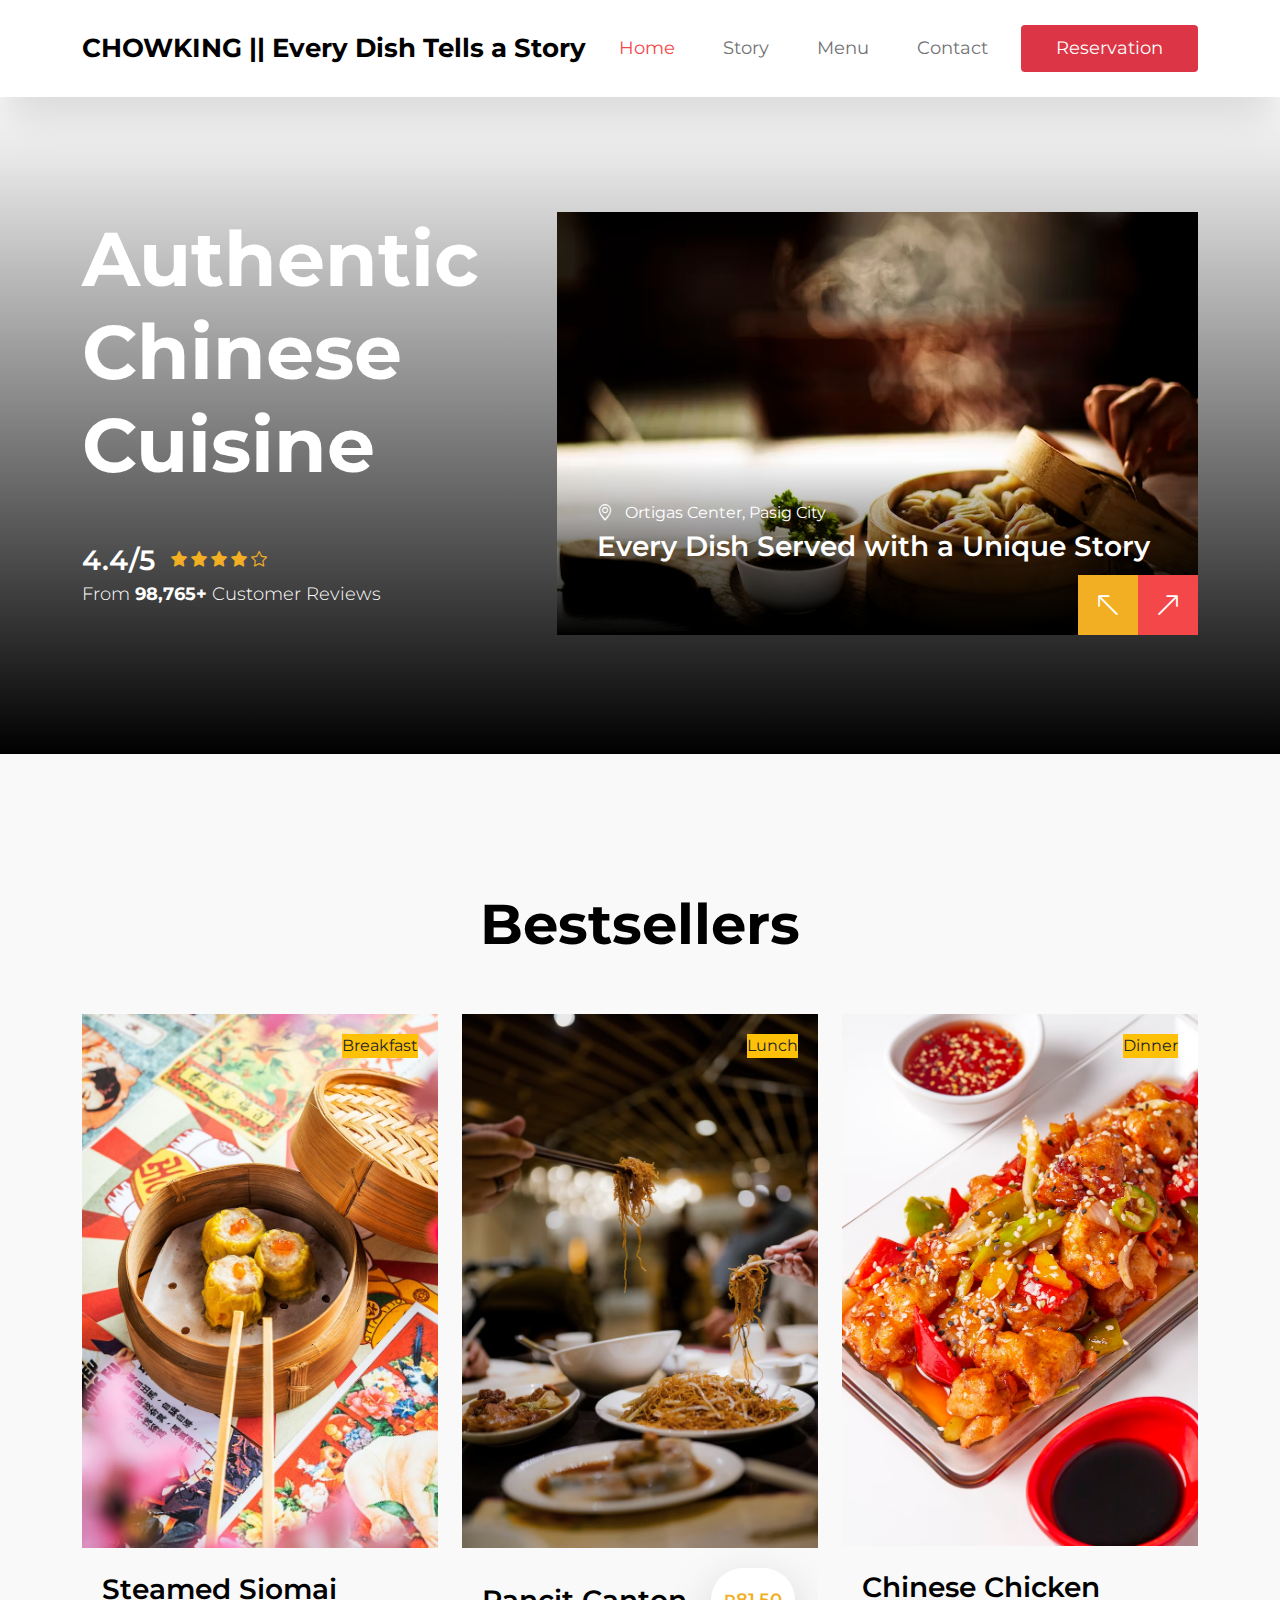
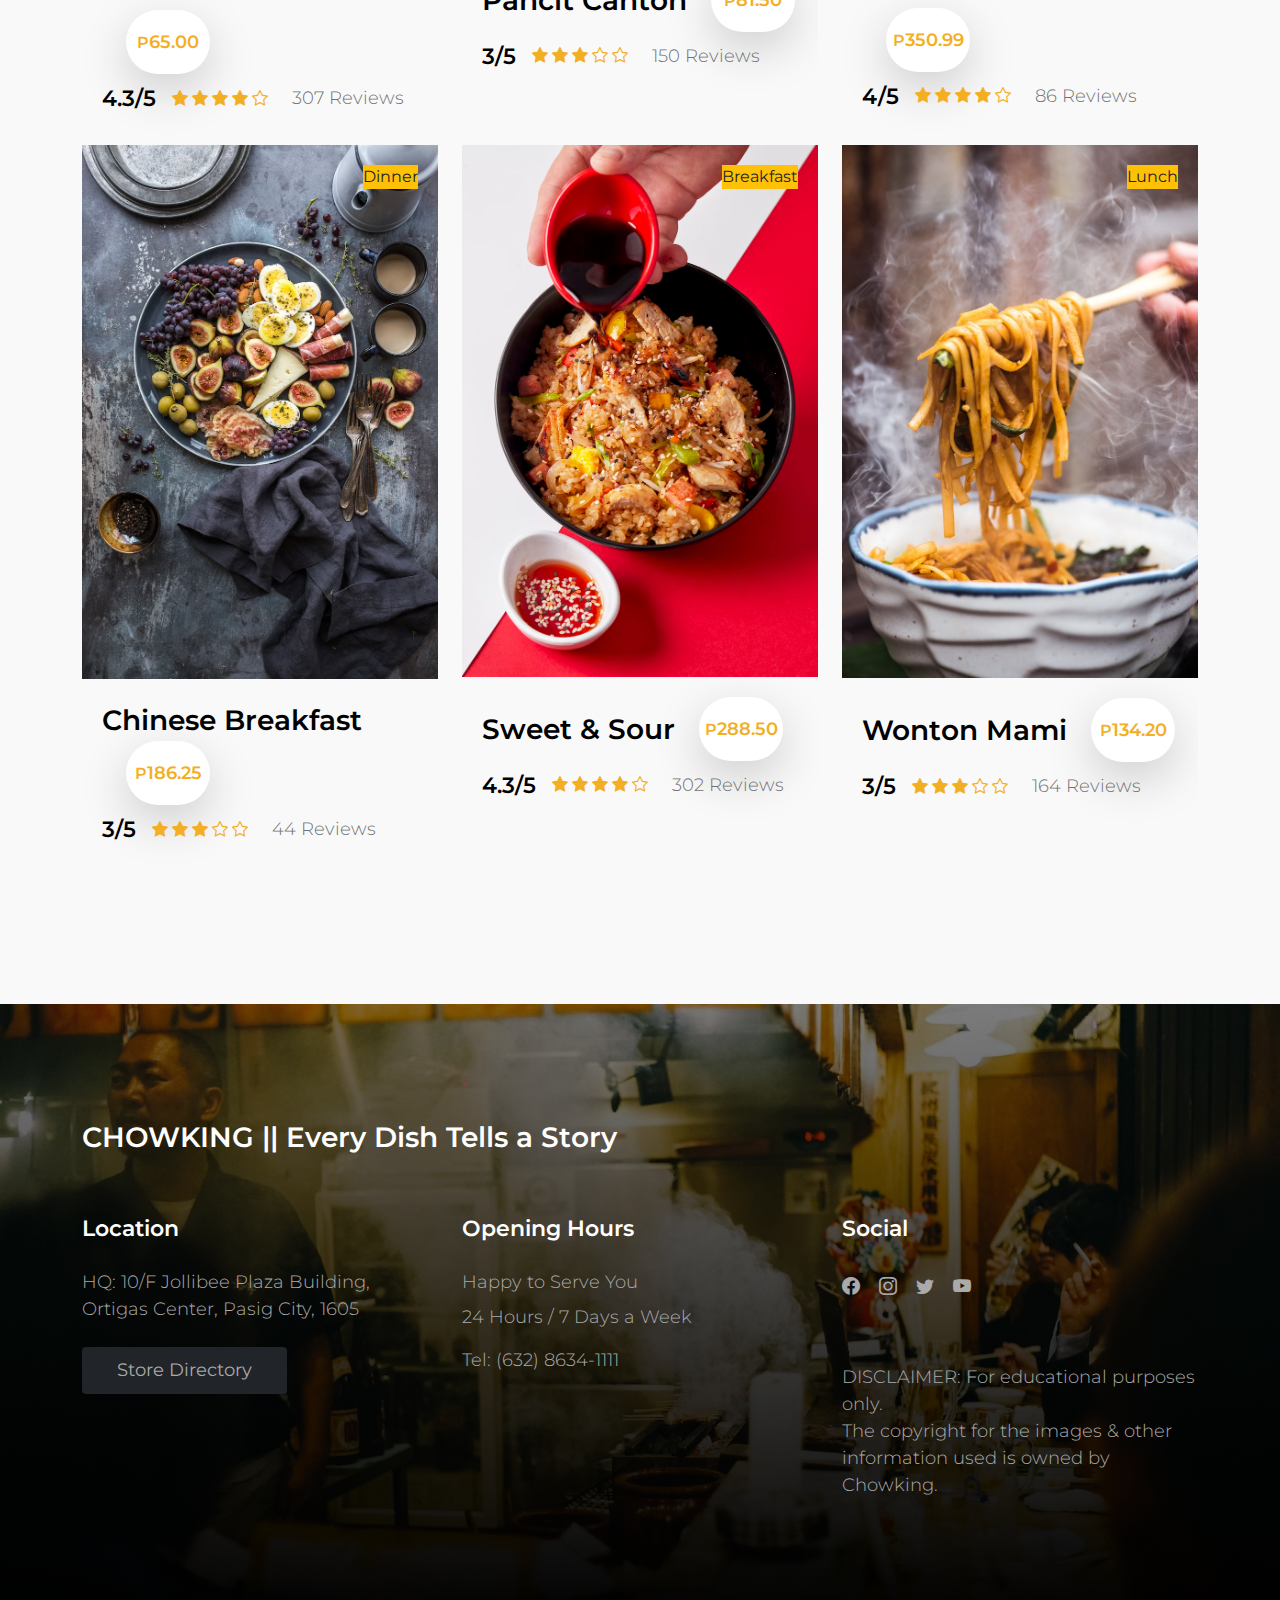
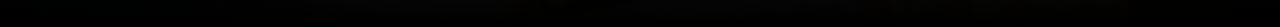
<file: index.html>
<!doctype html>
<html lang="en">
    <head>
        <meta charset="utf-8">
        <meta name="viewport" content="width=device-width, initial-scale=1">

        <meta name="description" content="">
        <meta name="author" content="">

        <title>Chowking version 2.0 Revamped</title>

        <!-- CSS FILES -->    
        <link rel="preconnect" href="https://fonts.googleapis.com">
        
        <link rel="preconnect" href="https://fonts.gstatic.com" crossorigin>
        
        <link href="https://fonts.googleapis.com/css2?family=Montserrat:wght@300;400;600;700&display=swap" rel="stylesheet">                    
        <link href="css/bootstrap.min.css" rel="stylesheet">

        <link href="css/bootstrap-icons.css" rel="stylesheet">

        <link href="css/tooplate-crispy-kitchen.css" rel="stylesheet">
    </head>
    
    <body>
        
        <nav class="navbar navbar-expand-lg bg-white shadow-lg">
            <div class="container">
                <button class="navbar-toggler" type="button" data-bs-toggle="collapse" data-bs-target="#navbarNav" aria-controls="navbarNav" aria-expanded="false" aria-label="Toggle navigation">
                    <span class="navbar-toggler-icon"></span>
                </button>
                
                <a class="navbar-brand" href="index.html">
                    CHOWKING || Every Dish Tells a Story
                </a>

                <div class="d-lg-none">
                    <button type="button" class="custom-btn btn btn-danger" data-bs-toggle="modal" data-bs-target="#BookingModal">Reservation</button>
                </div>

                <div class="collapse navbar-collapse" id="navbarNav">
                    <ul class="navbar-nav mx-auto">
                        <li class="nav-item">
                            <a class="nav-link active" href="index.html">Home</a>
                        </li>

                        <li class="nav-item">
                            <a class="nav-link" href="about.html">Story</a>
                        </li>

                        <li class="nav-item">
                            <a class="nav-link" href="menu.html">Menu</a>
                        </li>

                        <li class="nav-item">
                            <a class="nav-link" href="contact.html">Contact</a>
                        </li>
                    </ul>
                </div>

                <div class="d-none d-lg-block">
                    <button type="button" class="custom-btn btn btn-danger" data-bs-toggle="modal" data-bs-target="#BookingModal">Reservation</button>
                </div>

            </div>
        </nav>

        <main>

            <section class="hero">
                <div class="container">
                    <div class="row">

                        <div class="col-lg-5 col-12 m-auto">
                            <div class="heroText">

                                <h1 class="text-white mb-lg-5 mb-3">Authentic Chinese Cuisine</h1>

                                <div class="c-reviews my-3 d-flex flex-wrap align-items-center">
                                    <div class="d-flex flex-wrap align-items-center">
                                        <h4 class="text-white mb-0 me-3">4.4/5</h4>

                                        <div class="reviews-stars">
                                            <i class="bi-star-fill reviews-icon"></i>
                                            <i class="bi-star-fill reviews-icon"></i>
                                            <i class="bi-star-fill reviews-icon"></i>
                                            <i class="bi-star-fill reviews-icon"></i>
                                            <i class="bi-star reviews-icon"></i>
                                        </div>
                                    </div>

                                    <p class="text-white w-100">From <strong>98,765+</strong> Customer Reviews</p>
                                </div>
                            </div>
                        </div>

                        <div class="col-lg-7 col-12">
                            <div id="carouselExampleCaptions" class="carousel carousel-fade hero-carousel slide" data-bs-ride="carousel">
                                <div class="carousel-inner">
                                    <div class="carousel-item active">
                                        <div class="carousel-image-wrap">
                                            <img src="images/slide/jay-wennington-N_Y88TWmGwA-unsplash.jpg" class="img-fluid carousel-image" alt="">
                                        </div>
                                        
                                        <div class="carousel-caption">
                                            <span class="text-white">
                                                <i class="bi-geo-alt me-2"></i>
                                                Ortigas Center, Pasig City
                                            </span>

                                            <h4 class="hero-text">Every Dish Served with a Unique Story</h4>
                                        </div>
                                    </div>

                                    <div class="carousel-item">
                                        <div class="carousel-image-wrap">
                                            <img src="images/slide/jason-leung-O67LZfeyYBk-unsplash.jpg" class="img-fluid carousel-image" alt="">
                                        </div>
                                        
                                        <div class="carousel-caption">
                                            <div class="d-flex align-items-center">
                                                <h4 class="hero-text">Service Beyond Hunger Satisfaction</h4>
                                            </div>

                                            <div class="d-flex flex-wrap align-items-center">
                                                <h5 class="reviews-text mb-0 me-3">4.1/5</h5>

                                                <div class="reviews-stars">
                                                    <i class="bi-star-fill reviews-icon"></i>
                                                    <i class="bi-star-fill reviews-icon"></i>
                                                    <i class="bi-star-fill reviews-icon"></i>
                                                    <i class="bi-star-fill reviews-icon"></i>
                                                    <i class="bi-star reviews-icon"></i>
                                                </div>
                                            </div>
                                        </div>
                                    </div>

                                    <div class="carousel-item">
                                        <div class="carousel-image-wrap">
                                            <img src="images/slide/ivan-torres-MQUqbmszGGM-unsplash.jpg" class="img-fluid carousel-image" alt="">
                                        </div>
                                        
                                        <div class="carousel-caption">
                                            <div class="d-flex align-items-center">
                                                <h4 class="hero-text">Warm and Inviting Ambiance</h4>
                                            </div>

                                            <div class="d-flex flex-wrap align-items-center">
                                                <h5 class="reviews-text mb-0 me-3">4.2/5</h5>

                                                <div class="reviews-stars">
                                                    <i class="bi-star-fill reviews-icon"></i>
                                                    <i class="bi-star-fill reviews-icon"></i>
                                                    <i class="bi-star-fill reviews-icon"></i>
                                                    <i class="bi-star-fill reviews-icon"></i>
                                                    <i class="bi-star reviews-icon"></i>
                                                </div>
                                            </div>
                                        </div>
                                    </div>
                                </div>

                                <button class="carousel-control-prev" type="button" data-bs-target="#carouselExampleCaptions" data-bs-slide="prev">
                                    <span class="carousel-control-prev-icon" aria-hidden="true"></span>
                                    <span class="visually-hidden">Previous</span>
                                </button>

                                <button class="carousel-control-next" type="button" data-bs-target="#carouselExampleCaptions" data-bs-slide="next">
                                    <span class="carousel-control-next-icon" aria-hidden="true"></span>
                                    <span class="visually-hidden">Next</span>
                                </button>
                            </div>
                        </div>

                    </div>
                </div>

                <div class="video-wrap">
                    <video autoplay="" loop="" muted="" class="custom-video" poster="">
                        <source src="video/production_ID_3769033.mp4" type="video/mp4">
                        	Your browser does not support the video tag.
                    	</video>
                </div>

                <div class="overlay"></div>
            </section>

            <section class="menu section-padding">
                <div class="container">
                    <div class="row">

                        <div class="col-12">
                            <h2 class="text-center mb-lg-5 mb-4">Bestsellers</h2>
                        </div>

                        <div class="col-lg-4 col-md-6 col-12">
                            <div class="menu-thumb">
                                <div class="menu-image-wrap">
                                    <img src="images/breakfast/brett-jordan-8xt8-HIFqc8-unsplash.jpg" class="img-fluid menu-image" alt="">

                                    <span class="menu-tag bg-warning">Breakfast</span>
                                </div>

                                <div class="menu-info d-flex flex-wrap align-items-center">
                                    <h4 class="mb-0">Steamed Siomai</h4>

                                    <span class="price-tag bg-white shadow-lg ms-4"><small>P</small>65.00</span>

                                    <div class="d-flex flex-wrap align-items-center w-100 mt-2">
                                        <h6 class="reviews-text mb-0 me-3">4.3/5</h6>

                                        <div class="reviews-stars">
                                            <i class="bi-star-fill reviews-icon"></i>
                                            <i class="bi-star-fill reviews-icon"></i>
                                            <i class="bi-star-fill reviews-icon"></i>
                                            <i class="bi-star-fill reviews-icon"></i>
                                            <i class="bi-star reviews-icon"></i>
                                        </div>

                                        <p class="reviews-text mb-0 ms-4">307 Reviews</p>
                                    </div>
                                </div>
                            </div>
                        </div>

                        <div class="col-lg-4 col-md-6 col-12">
                            <div class="menu-thumb">
                                <div class="menu-image-wrap">
                                    <img src="images/lunch/farhad-ibrahimzade-MGKqxm6u2bc-unsplash.jpg" class="img-fluid menu-image" alt="">

                                    <span class="menu-tag bg-warning">Lunch</span>
                                </div>

                                <div class="menu-info d-flex flex-wrap align-items-center">
                                    <h4 class="mb-0">Pancit Canton</h4>

                                    <span class="price-tag bg-white shadow-lg ms-4"><small>P</small>81.50</span>

                                    <div class="d-flex flex-wrap align-items-center w-100 mt-2">
                                        <h6 class="reviews-text mb-0 me-3">3/5</h6>

                                        <div class="reviews-stars">
                                            <i class="bi-star-fill reviews-icon"></i>
                                            <i class="bi-star-fill reviews-icon"></i>
                                            <i class="bi-star-fill reviews-icon"></i>
                                            <i class="bi-star reviews-icon"></i>
                                            <i class="bi-star reviews-icon"></i>
                                        </div>

                                        <p class="reviews-text mb-0 ms-4">150 Reviews</p>
                                    </div>
                                </div>
                            </div>
                        </div>

                        <div class="col-lg-4 col-md-6 col-12">
                            <div class="menu-thumb">
                                <div class="menu-image-wrap">
                                    <img src="images/dinner/keriliwi-c3mFafsFz2w-unsplash.jpg" class="img-fluid menu-image" alt="">

                                    <span class="menu-tag bg-warning">Dinner</span>
                                </div>

                                <div class="menu-info d-flex flex-wrap align-items-center">
                                    <h4 class="mb-0">Chinese Chicken</h4>

                                    <span class="price-tag bg-white shadow-lg ms-4"><small>P</small>350.99</span>

                                    <div class="d-flex flex-wrap align-items-center w-100 mt-2">
                                        <h6 class="reviews-text mb-0 me-3">4/5</h6>

                                        <div class="reviews-stars">
                                            <i class="bi-star-fill reviews-icon"></i>
                                            <i class="bi-star-fill reviews-icon"></i>
                                            <i class="bi-star-fill reviews-icon"></i>
                                            <i class="bi-star-fill reviews-icon"></i>
                                            <i class="bi-star reviews-icon"></i>
                                        </div>

                                        <p class="reviews-text mb-0 ms-4">86 Reviews</p>
                                    </div>
                                </div>
                            </div>
                        </div>

                        <div class="col-lg-4 col-md-6 col-12">
                            <div class="menu-thumb">
                                <div class="menu-image-wrap">
                                    <img src="images/dinner/farhad-ibrahimzade-ZipYER3NLhY-unsplash.jpg" class="img-fluid menu-image" alt="">

                                    <span class="menu-tag bg-warning">Dinner</span>
                                </div>

                                <div class="menu-info d-flex flex-wrap align-items-center">
                                    <h4 class="mb-0">Chinese Breakfast</h4>

                                    <span class="price-tag bg-white shadow-lg ms-4"><small>P</small>186.25</span>
                                    <div class="d-flex flex-wrap align-items-center w-100 mt-2">
                                        <h6 class="reviews-text mb-0 me-3">3/5</h6>

                                        <div class="reviews-stars">
                                            <i class="bi-star-fill reviews-icon"></i>
                                            <i class="bi-star-fill reviews-icon"></i>
                                            <i class="bi-star-fill reviews-icon"></i>
                                            <i class="bi-star reviews-icon"></i>
                                            <i class="bi-star reviews-icon"></i>
                                        </div>

                                        <p class="reviews-text mb-0 ms-4">44 Reviews</p>
                                    </div>
                                </div>
                            </div>
                        </div>

                        <div class="col-lg-4 col-md-6 col-12">
                            <div class="menu-thumb">
                                <div class="menu-image-wrap">
                                    <img src="images/breakfast/louis-hansel-dphM2U1xq0U-unsplash.jpg" class="img-fluid menu-image" alt="">

                                    <span class="menu-tag bg-warning">Breakfast</span>
                                </div>

                                <div class="menu-info d-flex flex-wrap align-items-center">
                                    <h4 class="mb-0">Sweet & Sour</h4>

                                    <span class="price-tag bg-white shadow-lg ms-4"><small>P</small>288.50</span>

                                    <div class="d-flex flex-wrap align-items-center w-100 mt-2">
                                        <h6 class="reviews-text mb-0 me-3">4.3/5</h6>

                                        <div class="reviews-stars">
                                            <i class="bi-star-fill reviews-icon"></i>
                                            <i class="bi-star-fill reviews-icon"></i>
                                            <i class="bi-star-fill reviews-icon"></i>
                                            <i class="bi-star-fill reviews-icon"></i>
                                            <i class="bi-star reviews-icon"></i>
                                        </div>

                                        <p class="reviews-text mb-0 ms-4">302 Reviews</p>
                                    </div>
                                </div>
                            </div>
                        </div>

                        <div class="col-lg-4 col-md-6 col-12">
                            <div class="menu-thumb">
                                <div class="menu-image-wrap">
                                    <img src="images/lunch/farhad-ibrahimzade-D5c9ZciQy_I-unsplash.jpg" class="img-fluid menu-image" alt="">

                                    <span class="menu-tag bg-warning">Lunch</span>
                                </div>

                                <div class="menu-info d-flex flex-wrap align-items-center">
                                    <h4 class="mb-0">Wonton Mami</h4>

                                    <span class="price-tag bg-white shadow-lg ms-4"><small>P</small>134.20</span>

                                    <div class="d-flex flex-wrap align-items-center w-100 mt-2">
                                        <h6 class="reviews-text mb-0 me-3">3/5</h6>

                                        <div class="reviews-stars">
                                            <i class="bi-star-fill reviews-icon"></i>
                                            <i class="bi-star-fill reviews-icon"></i>
                                            <i class="bi-star-fill reviews-icon"></i>
                                            <i class="bi-star reviews-icon"></i>
                                            <i class="bi-star reviews-icon"></i>
                                        </div>

                                        <p class="reviews-text mb-0 ms-4">164 Reviews</p>
                                    </div>
                                </div>
                            </div>
                        </div>

                    </div>
                </div>
            </section>
        </main>

        <footer class="site-footer section-padding">
            
            <div class="container">
                
                <div class="row">

                    <div class="col-12">
                        <h4 class="text-white mb-4 me-5">CHOWKING || Every Dish Tells a Story</h4>
                    </div>

                    <div class="col-lg-4 col-md-7 col-xs-12 tooplate-mt30">
                        <h6 class="text-white mb-lg-4 mb-3">Location</h6>

                        <p>HQ: 10/F Jollibee Plaza Building, Ortigas Center, Pasig City, 1605</p>

                        <a href="https://stores.jfc.com.ph/chowking.php" class="custom-btn btn btn-dark mt-2">Store Directory</a>
                    </div>

                    <div class="col-lg-4 col-md-5 col-xs-12 tooplate-mt30">
                        <h6 class="text-white mb-lg-4 mb-3">Opening Hours</h6>

                        <p class="mb-2">Happy to Serve You</p>

                        <p>24 Hours / 7 Days a Week</p>

                        <p>Tel: <a href="tel: 010-02-0340" class="tel-link">(632) 8634-1111</a></p>
                    </div>

                    <div class="col-lg-4 col-md-6 col-xs-12 tooplate-mt30">
                        <h6 class="text-white mb-lg-4 mb-3">Social</h6>

                        <ul class="social-icon">
                            <li><a href="https://www.facebook.com/chowkingph/" target="_blank"
                                class="social-icon-link bi-facebook"></a></li>

                            <li><a href="https://www.instagram.com/chowkingph/?hl=en" target="_blank"
                                class="social-icon-link bi-instagram"></a></li>

                            <li><a href="https://twitter.com/chowking_ph" target="_blank"
                            	 class="social-icon-link bi-twitter"></a></li>

                            <li><a href="https://www.youtube.com/@chowking_ph/videos" target="_blank"
                                class="social-icon-link bi-youtube"></a></li>
                        </ul>
                    
                        <p class="copyright-text tooplate-mt60">DISCLAIMER: For educational purposes only.
                        <br>The copyright for the images & other information used is owned by Chowking.</p>
                        
                    </div>

                </div>
                
             </div>
             
        </footer>

        <div class="modal fade" id="BookingModal" tabindex="-1" aria-labelledby="BookingModal" aria-hidden="true">
            <div class="modal-dialog modal-dialog-centered modal-xl">
                <div class="modal-content">
                    <div class="modal-header">
                        <h3 class="mb-0">Book a table<br>
                        </h3>

                        <button type="button" class="btn-close" data-bs-dismiss="modal" aria-label="Close"></button>
                    </div>

                    <div class="modal-body d-flex flex-column justify-content-center">
                        <div class="booking">
                            
                            <form class="booking-form row" role="form" action="#" method="post">
                                <div class="col-lg-6 col-12">
                                    <label for="name" class="form-label">Full Name</label>

                                    <input type="text" name="name" id="name" class="form-control" placeholder="Your Name" required>
                                </div>

                                <div class="col-lg-6 col-12">
                                    <label for="email" class="form-label">Email Address</label>

                                    <input type="email" name="email" id="email" pattern="[^ @]*@[^ @]*" class="form-control" placeholder="your@email.com" required>
                                </div>

                                <div class="col-lg-6 col-12">
                                    <label for="phone" class="form-label">Phone Number</label>

                                    <input type="telephone" name="phone" id="phone" pattern="[0-9]{3}-[0-9]{3}-[0-9]{4}" class="form-control" placeholder="+639-12345-6789">
                                </div>

                                <div class="col-lg-6 col-12">
                                    <label for="people" class="form-label">Number of persons</label>

                                    <input type="text" name="people" id="people" class="form-control" placeholder="12 persons">
                                </div>

                                <div class="col-lg-6 col-12">
                                    <label for="date" class="form-label">Date</label>

                                    <input type="date" name="date" id="date" value="" class="form-control">
                                </div>

                                <div class="col-lg-6 col-12">
                                    <label for="time" class="form-label">Time</label>

                                    <select class="form-select form-control" name="time" id="time">
                                      <option value="5" selected>5:00 PM</option>
                                      <option value="6">6:00 PM</option>
                                      <option value="7">7:00 PM</option>
                                      <option value="8">8:00 PM</option>
                                      <option value="9">9:00 PM</option>
                                    </select>
                                </div>

                                <div class="col-12">
                                    <label for="message" class="form-label">Special Request</label>

                                    <textarea class="form-control" rows="4" id="message" name="message" placeholder=""></textarea>
                                </div>

                                <div class="col-lg-4 col-12 ms-auto">
                                    <button type="submit" class="form-control">Submit Request</button>
                                </div>
                            </form>
                        </div>
                    </div>

                    <div class="modal-footer"></div>
                    
                </div>
                
            </div>
        </div>

        <script src="js/jquery.min.js"></script>
        <script src="js/bootstrap.bundle.min.js"></script>
        <script src="js/custom.js"></script>

    </body>
</html>
</file>
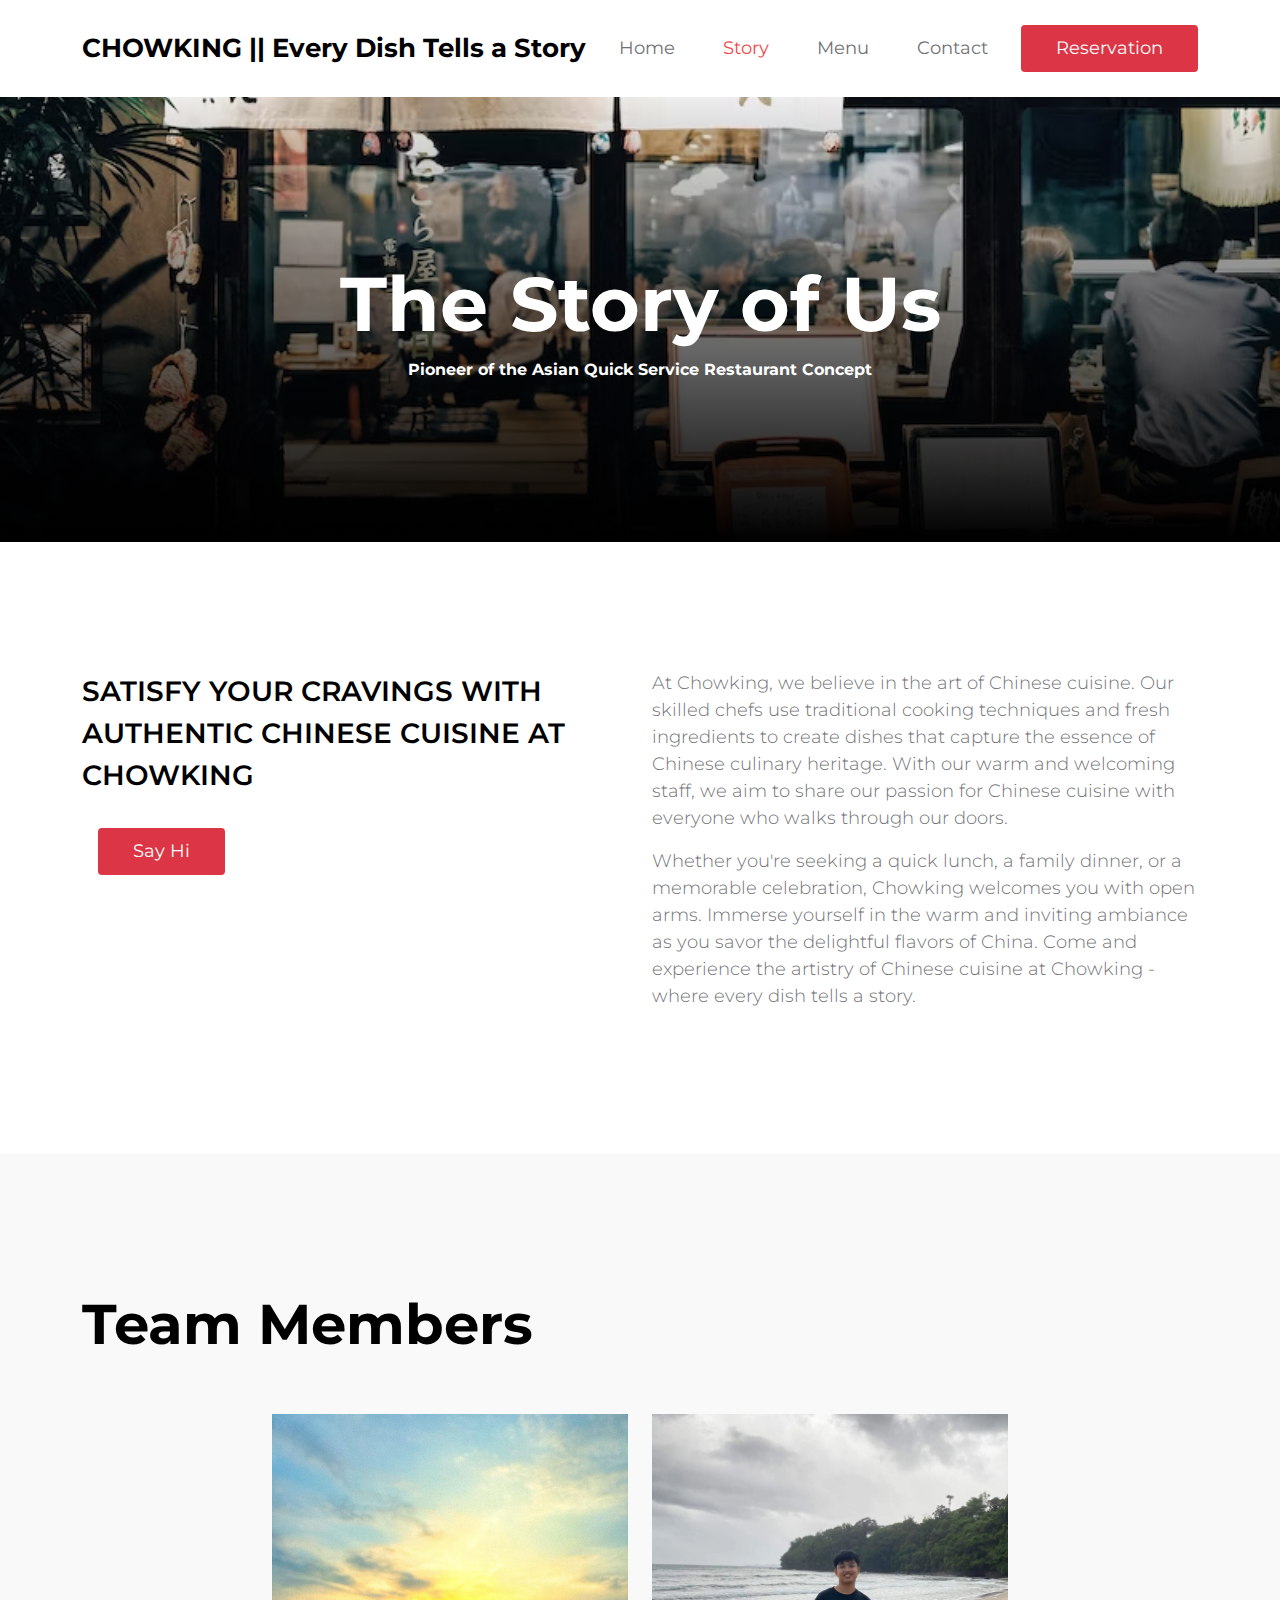
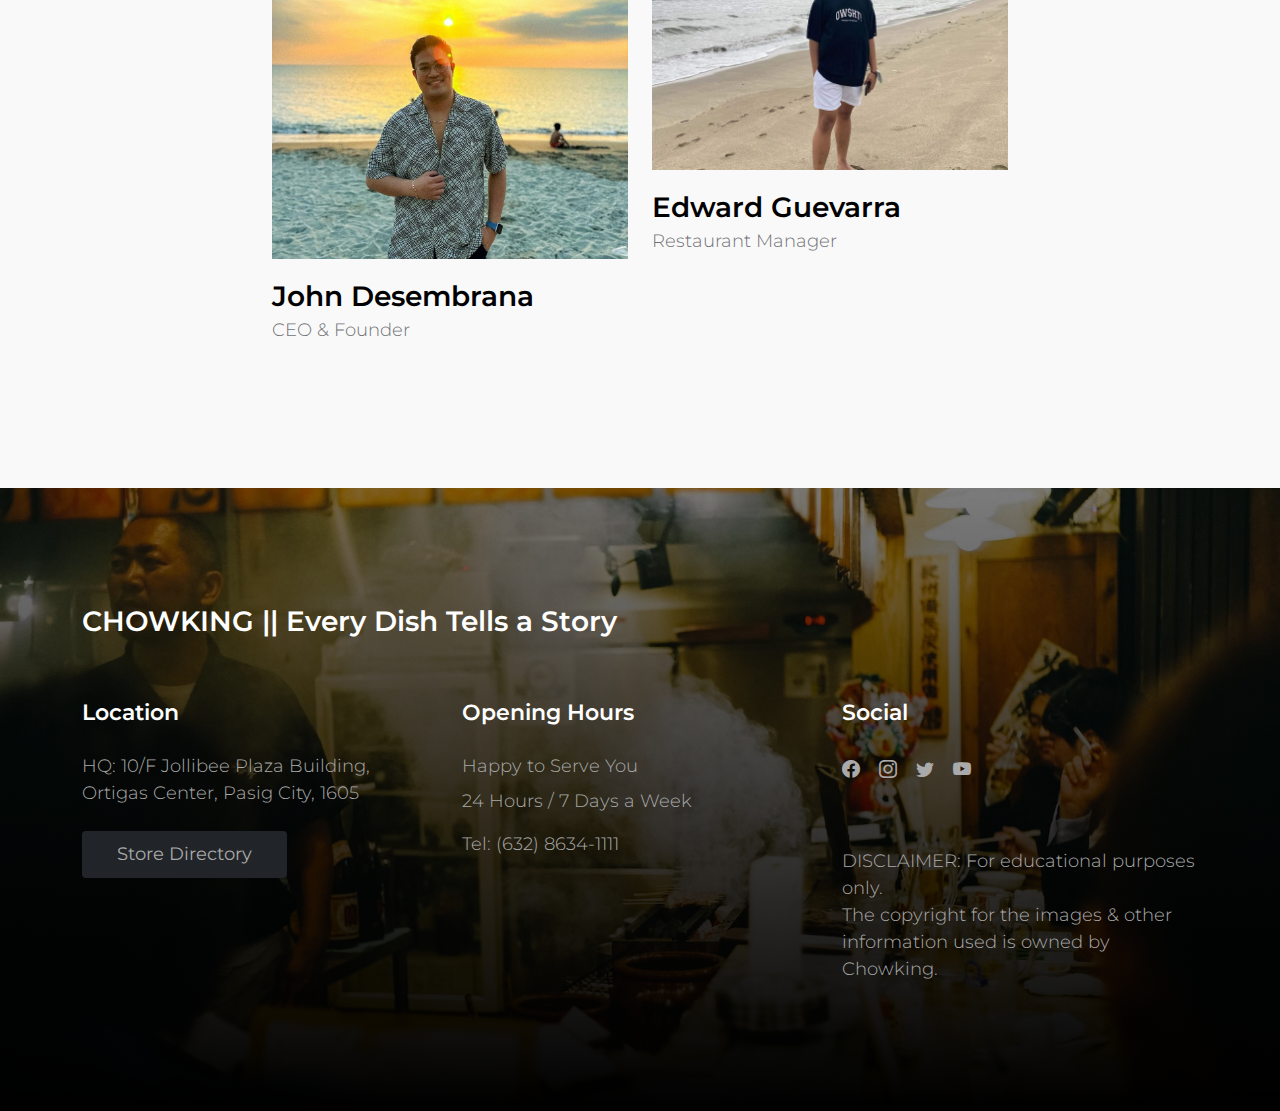
<file: about.html>
<!doctype html>
<html lang="en">

<head>
    <meta charset="utf-8">
    <meta name="viewport" content="width=device-width, initial-scale=1">

    <meta name="description" content="">
    <meta name="author" content="">

    <title>Get to Know Chowking</title>

    <link rel="preconnect" href="https://fonts.googleapis.com">

    <link rel="preconnect" href="https://fonts.gstatic.com" crossorigin>

    <link href="https://fonts.googleapis.com/css2?family=Montserrat:wght@300;400;600;700&display=swap" rel="stylesheet">
    <link href="css/bootstrap.min.css" rel="stylesheet">

    <link href="css/bootstrap-icons.css" rel="stylesheet">

    <link href="css/tooplate-crispy-kitchen.css" rel="stylesheet">
</head>

<body>

    <nav class="navbar navbar-expand-lg bg-white shadow-lg">
        <div class="container">
            <button class="navbar-toggler" type="button" data-bs-toggle="collapse" data-bs-target="#navbarNav"
                aria-controls="navbarNav" aria-expanded="false" aria-label="Toggle navigation">
                <span class="navbar-toggler-icon"></span>
            </button>

            <a class="navbar-brand" href="index.html">
                CHOWKING || Every Dish Tells a Story
            </a>

            <div class="d-lg-none">
                <button type="button" class="custom-btn btn btn-danger" data-bs-toggle="modal"
                    data-bs-target="#BookingModal">Reservation</button>
            </div>

            <div class="collapse navbar-collapse" id="navbarNav">
                <ul class="navbar-nav mx-auto">
                    <li class="nav-item">
                        <a class="nav-link" href="index.html">Home</a>
                    </li>

                    <li class="nav-item">
                        <a class="nav-link active" href="about.html">Story</a>
                    </li>

                    <li class="nav-item">
                        <a class="nav-link" href="menu.html">Menu</a>
                    </li>

                    <li class="nav-item">
                        <a class="nav-link" href="contact.html">Contact</a>
                    </li>
                </ul>
            </div>

            <div class="d-none d-lg-block">
                <button type="button" class="custom-btn btn btn-danger" data-bs-toggle="modal"
                    data-bs-target="#BookingModal">Reservation</button>
            </div>

        </div>
    </nav>

    <main>

        <header class="site-header site-about-header">
            <div class="container">
                <div class="row">

                    <div class="col-lg-10 col-12 mx-auto">
                        <h1 class="text-white">The Story of Us</h1>

                        <strong class="text-white">Pioneer of the Asian Quick Service Restaurant Concept</strong>
                    </div>

                </div>
            </div>

            <div class="overlay"></div>
        </header>

        <section class="about section-padding bg-white">
            <div class="container">
                <div class="row">

                    <div class="col-lg-6 col-12 mb-2">
                        <h4 class="mb-3">SATISFY YOUR CRAVINGS WITH AUTHENTIC CHINESE CUISINE AT CHOWKING</h4>

                        <a href="contact.html" class="custom-btn btn btn-danger mt-3 ms-3">Say Hi</a>
                    </div>

                    <div class="col-lg-6 col-12">

                        <p>At Chowking, we believe in the art of Chinese cuisine. Our skilled chefs use traditional
                            cooking techniques and fresh ingredients to create dishes that capture the essence of
                            Chinese culinary heritage. With our warm and welcoming staff, we aim to share our passion
                            for Chinese cuisine with everyone who walks through our doors.</p>

                        <p>Whether you're seeking a quick lunch, a family dinner, or a memorable celebration, Chowking
                            welcomes you with open arms. Immerse yourself in the warm and inviting ambiance as you savor
                            the delightful flavors of China.

                            Come and experience the artistry of Chinese cuisine at Chowking - where every dish tells a
                            story.</p>

                    </div>

                </div>
            </div>
        </section>

        <section class="about section-padding">
            <div class="container">
                <div class="row justify-content-center">
                    <div class="col-12">
                        <h2 class="mb-5">Team Members</h2>
                    </div>

                    <div class="col-lg-4 col-12">
                        <div class="team-thumb">
                            <img src="images/team/matthew-hamilton-tNCH0sKSZbA-unsplash.jpg"
                                class="img-fluid team-image" alt="">

                            <div class="team-info">
                                <h4 class="mt-3 mb-0">John Desembrana</h4>
                                <p>CEO &amp; Founder</p>
                            </div>
                        </div>
                    </div>

                    <div class="col-lg-4 col-12 my-lg-0 my-4">
                        <div class="team-thumb">
                            <img src="images/team/nicolas-horn-MTZTGvDsHFY-unsplash.jpg" class="img-fluid team-image"
                                alt="">
                            <div class="team-info">
                                <h4 class="mt-3 mb-0">Edward Guevarra</h4>
                                <p>Restaurant Manager</p>
                            </div>
                        </div>
                    </div>
                </div>
            </div>
        </section>

    </main>

    <footer class="site-footer section-padding">

        <div class="container">

            <div class="row">

                <div class="col-12">
                    <h4 class="text-white mb-4 me-5">CHOWKING || Every Dish Tells a Story</h4>
                </div>

                <div class="col-lg-4 col-md-7 col-xs-12 tooplate-mt30">
                    <h6 class="text-white mb-lg-4 mb-3">Location</h6>

                    <p>HQ: 10/F Jollibee Plaza Building, Ortigas Center, Pasig City, 1605</p>

                    <a href="https://stores.jfc.com.ph/chowking.php" class="custom-btn btn btn-dark mt-2">Store
                        Directory</a>
                </div>

                <div class="col-lg-4 col-md-5 col-xs-12 tooplate-mt30">
                    <h6 class="text-white mb-lg-4 mb-3">Opening Hours</h6>

                    <p class="mb-2">Happy to Serve You</p>

                    <p>24 Hours / 7 Days a Week</p>

                    <p>Tel: <a href="tel: 010-02-0340" class="tel-link">(632) 8634-1111</a></p>
                </div>

                <div class="col-lg-4 col-md-6 col-xs-12 tooplate-mt30">
                    <h6 class="text-white mb-lg-4 mb-3">Social</h6>

                    <ul class="social-icon">
                        <li><a href="https://www.facebook.com/chowkingph/" target="_blank"
                                class="social-icon-link bi-facebook"></a></li>

                        <li><a href="https://www.instagram.com/chowkingph/?hl=en" target="_blank"
                                class="social-icon-link bi-instagram"></a></li>

                        <li><a href="https://twitter.com/chowking_ph" target="_blank"
                                class="social-icon-link bi-twitter"></a></li>

                        <li><a href="https://www.youtube.com/@chowking_ph/videos" target="_blank"
                                class="social-icon-link bi-youtube"></a></li>
                    </ul>

                    <p class="copyright-text tooplate-mt60">DISCLAIMER: For educational purposes only.
                        <br>The copyright for the images & other information used is owned by Chowking.
                    </p>

                </div>

            </div>

        </div>

    </footer>

    <div class="modal fade" id="BookingModal" tabindex="-1" aria-labelledby="BookingModal" aria-hidden="true">
        <div class="modal-dialog modal-dialog-centered modal-xl">
            <div class="modal-content">
                <div class="modal-header">
                    <h3 class="mb-0">Book a table<br>
                    </h3>

                    <button type="button" class="btn-close" data-bs-dismiss="modal" aria-label="Close"></button>
                </div>

                <div class="modal-body d-flex flex-column justify-content-center">
                    <div class="booking">

                        <form class="booking-form row" role="form" action="#" method="post">
                            <div class="col-lg-6 col-12">
                                <label for="name" class="form-label">Full Name</label>

                                <input type="text" name="name" id="name" class="form-control" placeholder="Your Name"
                                    required>
                            </div>

                            <div class="col-lg-6 col-12">
                                <label for="email" class="form-label">Email Address</label>

                                <input type="email" name="email" id="email" pattern="[^ @]*@[^ @]*" class="form-control"
                                    placeholder="your@email.com" required>
                            </div>

                            <div class="col-lg-6 col-12">
                                <label for="phone" class="form-label">Phone Number</label>

                                <input type="telephone" name="phone" id="phone" pattern="[0-9]{3}-[0-9]{3}-[0-9]{4}"
                                    class="form-control" placeholder="+639-12345-6789">
                            </div>

                            <div class="col-lg-6 col-12">
                                <label for="people" class="form-label">Number of persons</label>

                                <input type="text" name="people" id="people" class="form-control"
                                    placeholder="12 persons">
                            </div>

                            <div class="col-lg-6 col-12">
                                <label for="date" class="form-label">Date</label>

                                <input type="date" name="date" id="date" value="" class="form-control">
                            </div>

                            <div class="col-lg-6 col-12">
                                <label for="time" class="form-label">Time</label>

                                <select class="form-select form-control" name="time" id="time">
                                    <option value="5" selected>5:00 PM</option>
                                    <option value="6">6:00 PM</option>
                                    <option value="7">7:00 PM</option>
                                    <option value="8">8:00 PM</option>
                                    <option value="9">9:00 PM</option>
                                </select>
                            </div>

                            <div class="col-12">
                                <label for="message" class="form-label">Special Request</label>

                                <textarea class="form-control" rows="4" id="message" name="message"
                                    placeholder=""></textarea>
                            </div>

                            <div class="col-lg-4 col-12 ms-auto">
                                <button type="submit" class="form-control">Submit Request</button>
                            </div>
                        </form>
                    </div>
                </div>

                <div class="modal-footer"></div>

            </div>

        </div>
    </div>

    <script src="js/jquery.min.js"></script>
    <script src="js/bootstrap.bundle.min.js"></script>
    <script src="js/custom.js"></script>

</body>

</html>
</file>
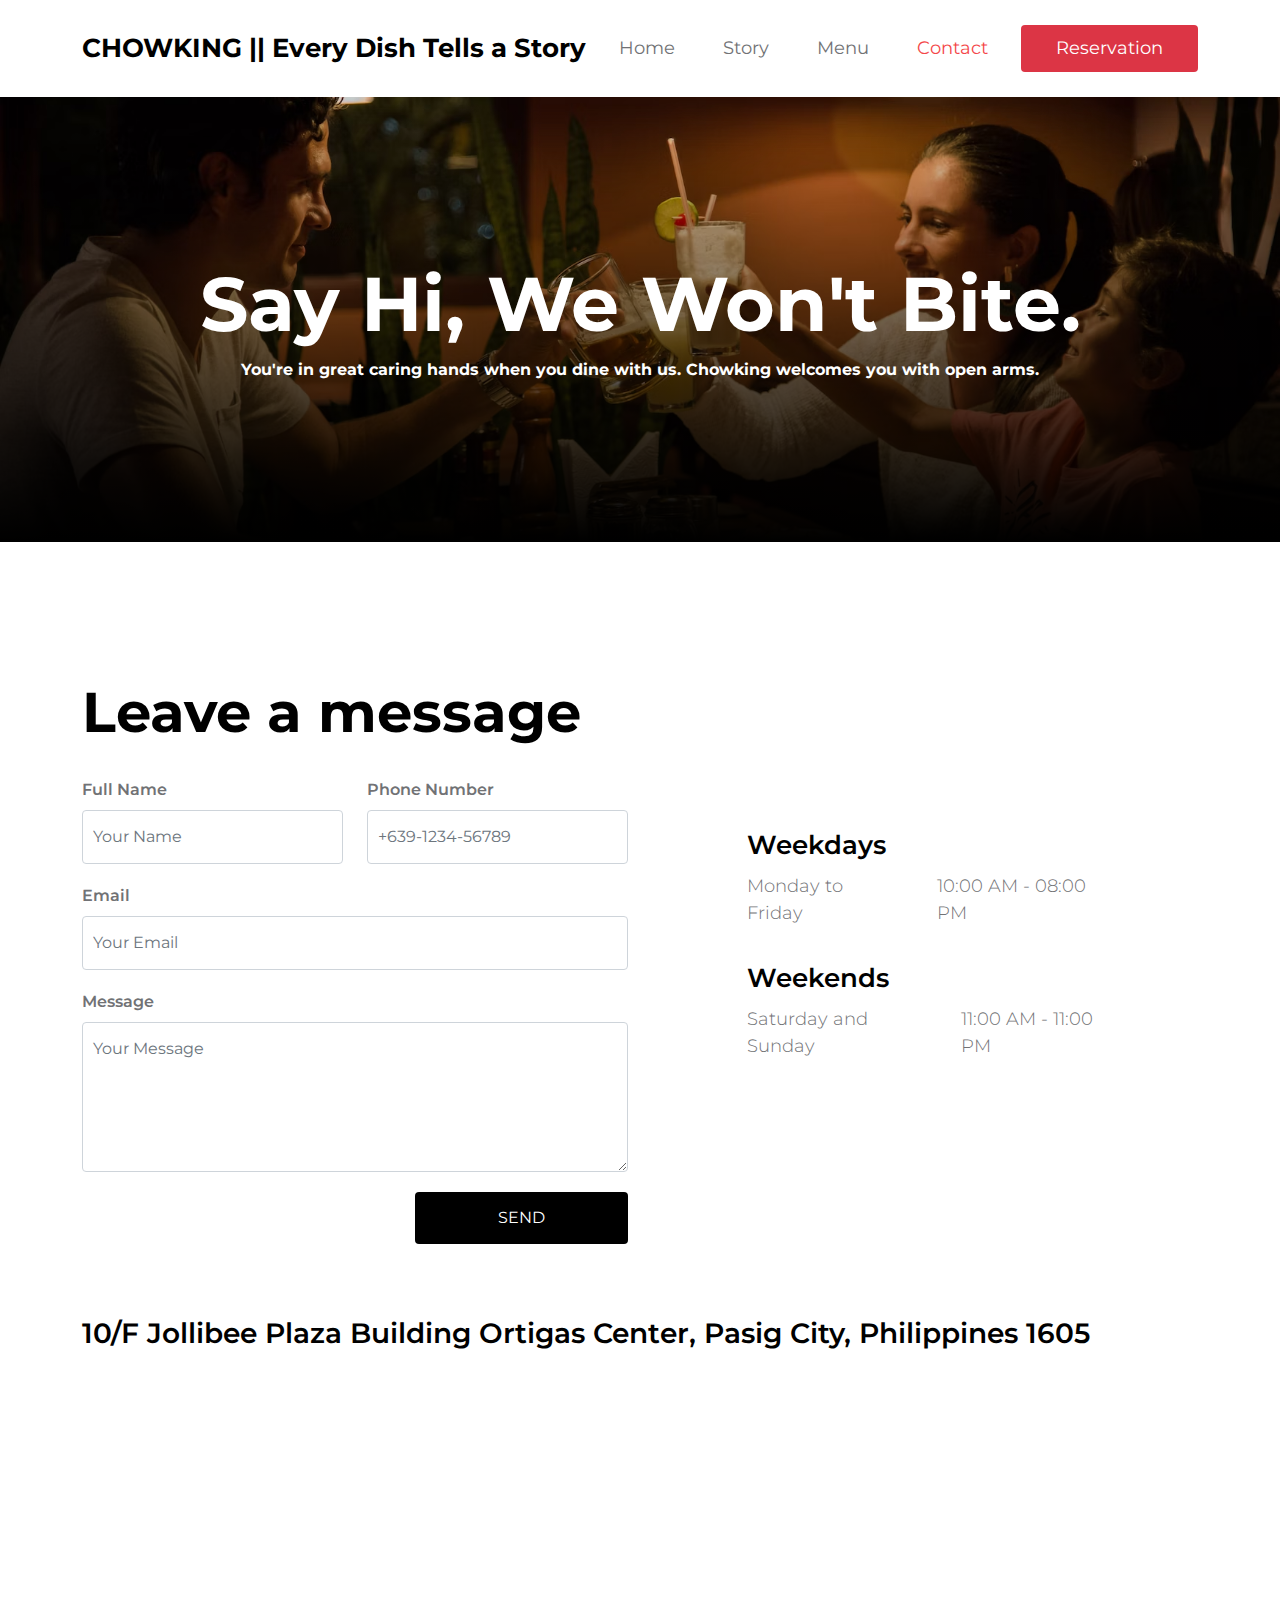
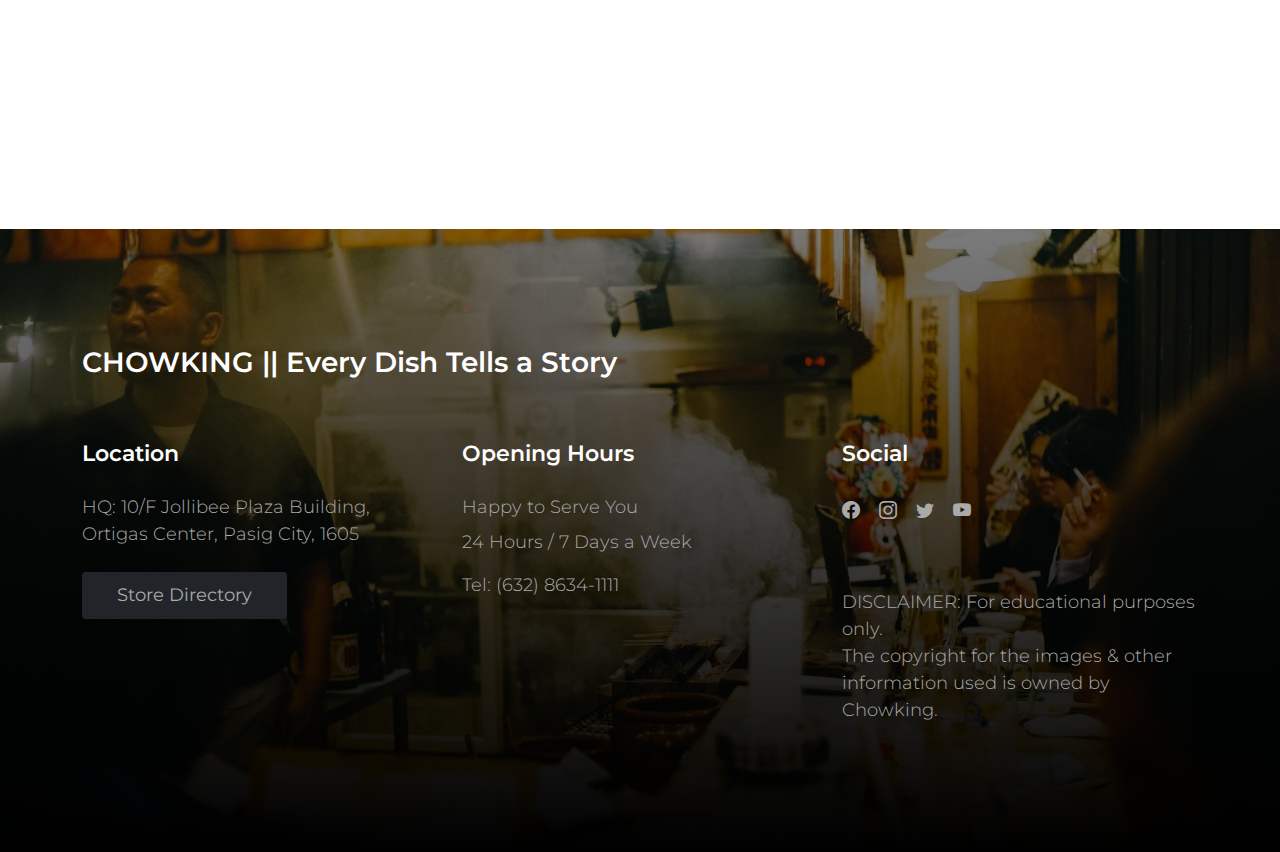
<file: contact.html>
<!doctype html>
<html lang="en">
    <head>
        <meta charset="utf-8">
        <meta name="viewport" content="width=device-width, initial-scale=1">

        <meta name="description" content="">
        <meta name="author" content="">

        <title>Chowking 2.0 Contact</title>
   
        <link rel="preconnect" href="https://fonts.googleapis.com">
        
        <link rel="preconnect" href="https://fonts.gstatic.com" crossorigin>
        
        <link href="https://fonts.googleapis.com/css2?family=Montserrat:wght@300;400;600;700&display=swap" rel="stylesheet">                
        <link href="css/bootstrap.min.css" rel="stylesheet">

        <link href="css/bootstrap-icons.css" rel="stylesheet">

        <link href="css/tooplate-crispy-kitchen.css" rel="stylesheet">
    </head>
    
    <body>
        
        <nav class="navbar navbar-expand-lg bg-white shadow-lg">
            <div class="container">
                <button class="navbar-toggler" type="button" data-bs-toggle="collapse" data-bs-target="#navbarNav" aria-controls="navbarNav" aria-expanded="false" aria-label="Toggle navigation">
                    <span class="navbar-toggler-icon"></span>
                </button>
                
                <a class="navbar-brand" href="index.html">
                    CHOWKING || Every Dish Tells a Story
                </a>

                <div class="d-lg-none">
                    <button type="button" class="custom-btn btn btn-danger" data-bs-toggle="modal" data-bs-target="#BookingModal">Reservation</button>
                </div>

                <div class="collapse navbar-collapse" id="navbarNav">
                    <ul class="navbar-nav mx-auto">
                        <li class="nav-item">
                            <a class="nav-link" href="index.html">Home</a>
                        </li>

                        <li class="nav-item">
                            <a class="nav-link" href="about.html">Story</a>
                        </li>

                        <li class="nav-item">
                            <a class="nav-link" href="menu.html">Menu</a>
                        </li>

                        <li class="nav-item">
                            <a class="nav-link active" href="contact.html">Contact</a>
                        </li>
                    </ul>
                </div>

                <div class="d-none d-lg-block">
                    <button type="button" class="custom-btn btn btn-danger" data-bs-toggle="modal" data-bs-target="#BookingModal">Reservation</button>
                </div>

            </div>
        </nav>

        <main>

            <header class="site-header site-contact-header">
                <div class="container">
                    <div class="row">

                        <div class="col-lg-10 col-12 mx-auto">
                            <h1 class="text-white">Say Hi, We Won't Bite.</h1>

                            <strong class="text-white">You're in great caring hands when you dine with us. Chowking welcomes you with open arms.</strong>
                        </div>

                    </div>
                </div>
                
                <div class="overlay"></div>
            </header>

            <section class="contact section-padding">
                <div class="container">
                    <div class="row">

                        <div class="col-12">
                            <h2 class="mb-4">Leave a message</h2>
                        </div>

                        <div class="col-lg-6 col-12">
                            <form class="custom-form contact-form row" action="#" method="post" role="form">
                                <div class="col-lg-6 col-6">
                                    <label for="contact-name" class="form-label">Full Name</label>

                                    <input type="text" name="contact-name" id="contact-name" class="form-control" placeholder="Your Name" required>
                                </div>

                                <div class="col-lg-6 col-6">
                                    <label for="contact-phone" class="form-label">Phone Number</label>

                                    <input type="telephone" name="contact-phone" id="contact-phone" pattern="[0-9]{3}-[0-9]{3}-[0-9]{4}" class="form-control" placeholder="+639-1234-56789">
                                </div>

                                <div class="col-12">
                                    <label for="contact-email" class="form-label">Email</label>

                                    <input type="email" name="contact-email" id="contact-email" pattern="[^ @]*@[^ @]*" class="form-control" placeholder="Your Email" required="">

                                    <label for="contact-message" class="form-label">Message</label>

                                    <textarea class="form-control" rows="5" id="contact-message" name="contact-message" placeholder="Your Message"></textarea>
                                </div>

                                <div class="col-lg-5 col-12 ms-auto">
                                    <button type="submit" class="form-control">Send</button>
                                </div>
                            </form>
                        </div>

                        <div class="col-lg-4 col-12 mx-auto mt-lg-5 mt-4">

                            <h5>Weekdays</h5>

                            <div class="d-flex mb-lg-3">
                                <p>Monday to Friday</p>

                                <p class="ms-5">10:00 AM - 08:00 PM</p>
                            </div>

                            <h5>Weekends</h5>

                            <div class="d-flex">
                                <p>Saturday and Sunday</p>

                                <p class="ms-5">11:00 AM - 11:00 PM</p>
                            </div>
                        </div>

                        <div class="col-12">
                            <h4 class="mt-5 mb-4">10/F Jollibee Plaza Building Ortigas Center, Pasig City, Philippines 1605</h4>

                            <div class="google-map pt-3">
                                <iframe src="https://maps.google.com/maps?q=10/F Jollibee Plaza Building, Ortigas Center, Pasig City, 1605&t=k&z=10&ie=UTF8&iwloc=&output=embed" width="100%" height="300" style="border:0;" allowfullscreen="" loading="lazy"></iframe>
                            </div>
                        </div>

                    </div>
                </div>
            </section>

        </main>

        <footer class="site-footer section-padding">
            
            <div class="container">
                
                <div class="row">

                    <div class="col-12">
                        <h4 class="text-white mb-4 me-5">CHOWKING || Every Dish Tells a Story</h4>
                    </div>

                    <div class="col-lg-4 col-md-7 col-xs-12 tooplate-mt30">
                        <h6 class="text-white mb-lg-4 mb-3">Location</h6>

                        <p>HQ: 10/F Jollibee Plaza Building, Ortigas Center, Pasig City, 1605</p>

                        <a href="https://stores.jfc.com.ph/chowking.php" class="custom-btn btn btn-dark mt-2">Store Directory</a>
                    </div>

                    <div class="col-lg-4 col-md-5 col-xs-12 tooplate-mt30">
                        <h6 class="text-white mb-lg-4 mb-3">Opening Hours</h6>

                        <p class="mb-2">Happy to Serve You</p>

                        <p>24 Hours / 7 Days a Week</p>

                        <p>Tel: <a href="tel: 010-02-0340" class="tel-link">(632) 8634-1111</a></p>
                    </div>

                    <div class="col-lg-4 col-md-6 col-xs-12 tooplate-mt30">
                        <h6 class="text-white mb-lg-4 mb-3">Social</h6>

                        <ul class="social-icon">
                            <li><a href="https://www.facebook.com/chowkingph/" target="_blank"
                                class="social-icon-link bi-facebook"></a></li>

                            <li><a href="https://www.instagram.com/chowkingph/?hl=en" target="_blank"
                                class="social-icon-link bi-instagram"></a></li>

                            <li><a href="https://twitter.com/chowking_ph" target="_blank"
                            	 class="social-icon-link bi-twitter"></a></li>

                            <li><a href="https://www.youtube.com/@chowking_ph/videos" target="_blank"
                                class="social-icon-link bi-youtube"></a></li>
                        </ul>
                    
                        <p class="copyright-text tooplate-mt60">DISCLAIMER: For educational purposes only.
                        <br>The copyright for the images & other information used is owned by Chowking.</p>
                        
                    </div>

                </div>
                
             </div>
             
        </footer>

        <div class="modal fade" id="BookingModal" tabindex="-1" aria-labelledby="BookingModal" aria-hidden="true">
            <div class="modal-dialog modal-dialog-centered modal-xl">
                <div class="modal-content">
                    <div class="modal-header">
                        <h3 class="mb-0">Book a table<br>
                        </h3>

                        <button type="button" class="btn-close" data-bs-dismiss="modal" aria-label="Close"></button>
                    </div>

                    <div class="modal-body d-flex flex-column justify-content-center">
                        <div class="booking">
                            
                            <form class="booking-form row" role="form" action="#" method="post">
                                <div class="col-lg-6 col-12">
                                    <label for="name" class="form-label">Full Name</label>

                                    <input type="text" name="name" id="name" class="form-control" placeholder="Your Name" required>
                                </div>

                                <div class="col-lg-6 col-12">
                                    <label for="email" class="form-label">Email Address</label>

                                    <input type="email" name="email" id="email" pattern="[^ @]*@[^ @]*" class="form-control" placeholder="your@email.com" required>
                                </div>

                                <div class="col-lg-6 col-12">
                                    <label for="phone" class="form-label">Phone Number</label>

                                    <input type="telephone" name="phone" id="phone" pattern="[0-9]{3}-[0-9]{3}-[0-9]{4}" class="form-control" placeholder="+639-12345-6789">
                                </div>

                                <div class="col-lg-6 col-12">
                                    <label for="people" class="form-label">Number of persons</label>

                                    <input type="text" name="people" id="people" class="form-control" placeholder="12 persons">
                                </div>

                                <div class="col-lg-6 col-12">
                                    <label for="date" class="form-label">Date</label>

                                    <input type="date" name="date" id="date" value="" class="form-control">
                                </div>

                                <div class="col-lg-6 col-12">
                                    <label for="time" class="form-label">Time</label>

                                    <select class="form-select form-control" name="time" id="time">
                                      <option value="5" selected>5:00 PM</option>
                                      <option value="6">6:00 PM</option>
                                      <option value="7">7:00 PM</option>
                                      <option value="8">8:00 PM</option>
                                      <option value="9">9:00 PM</option>
                                    </select>
                                </div>

                                <div class="col-12">
                                    <label for="message" class="form-label">Special Request</label>

                                    <textarea class="form-control" rows="4" id="message" name="message" placeholder=""></textarea>
                                </div>

                                <div class="col-lg-4 col-12 ms-auto">
                                    <button type="submit" class="form-control">Submit Request</button>
                                </div>
                            </form>
                        </div>
                    </div>

                    <div class="modal-footer"></div>
                    
                </div>
                
            </div>
        </div>

        <script src="js/jquery.min.js"></script>
        <script src="js/bootstrap.bundle.min.js"></script>
        <script src="js/custom.js"></script>

    </body>
</html>
</file>
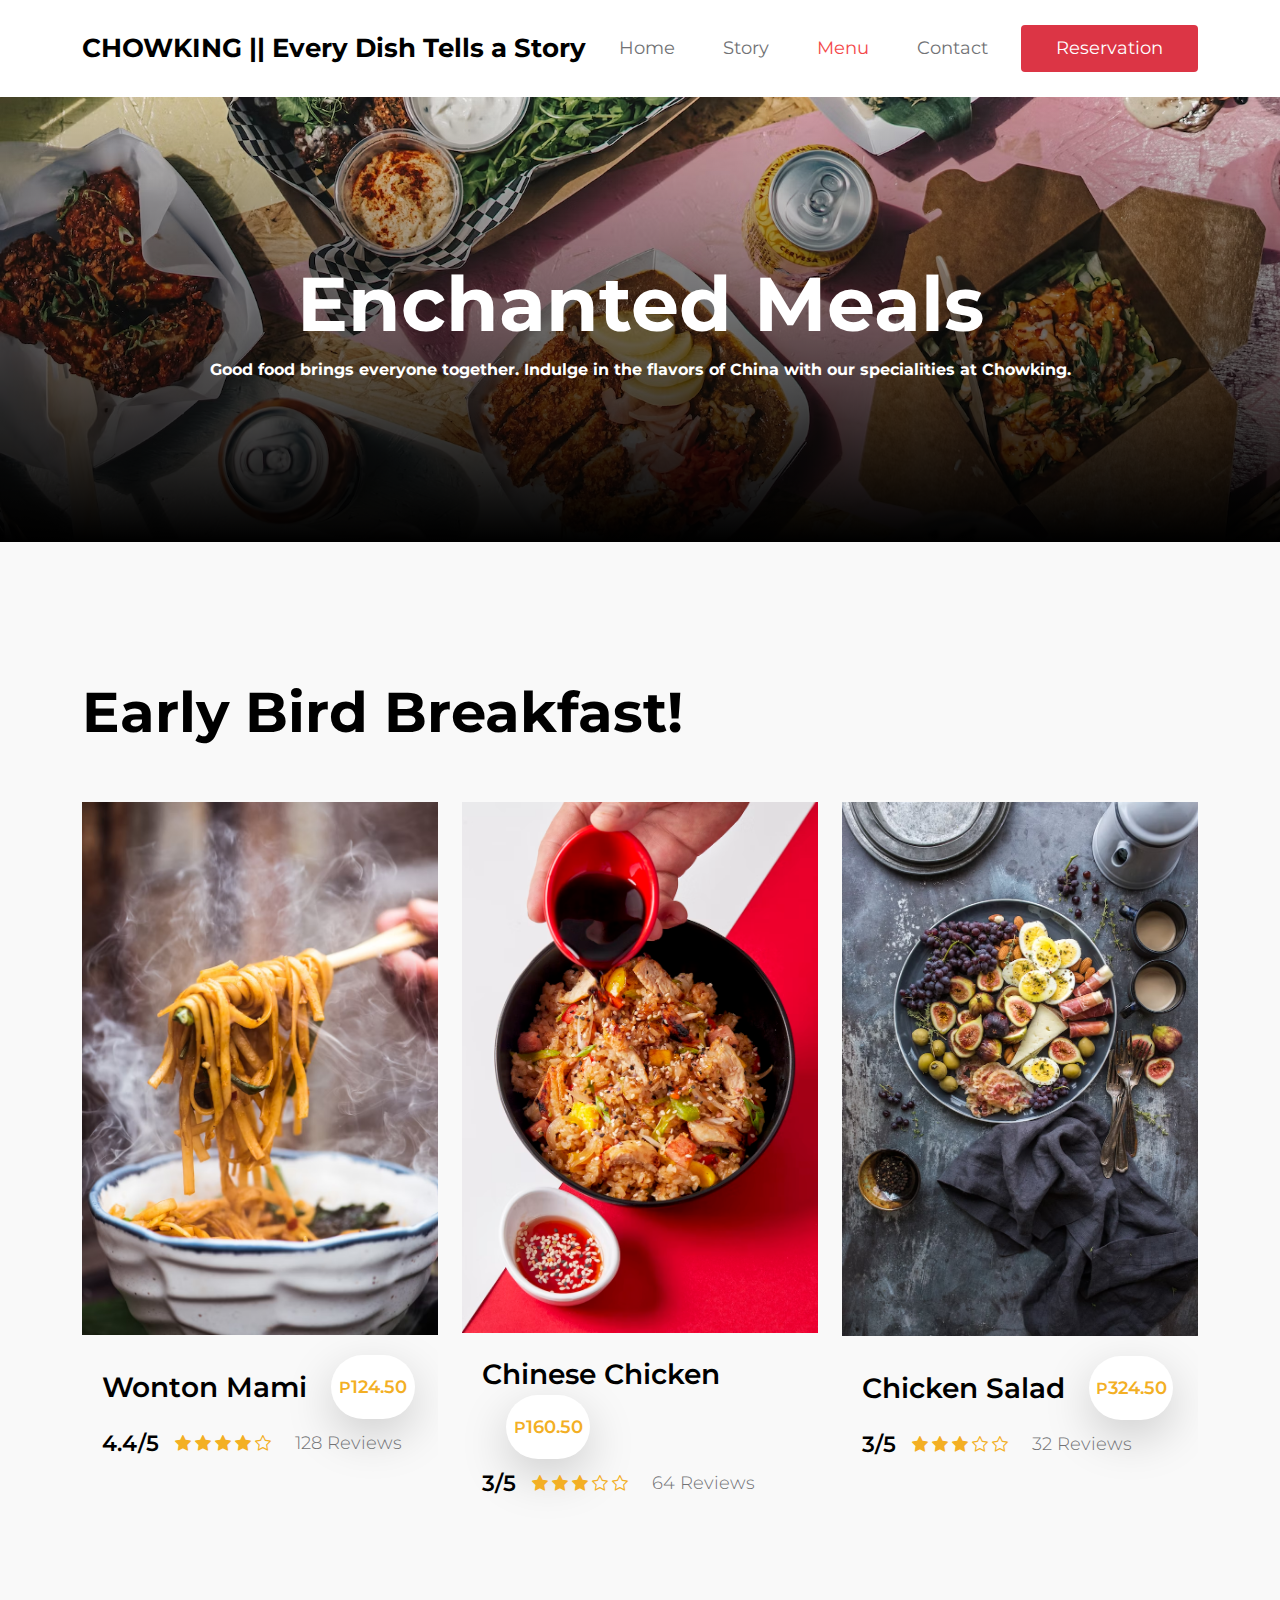
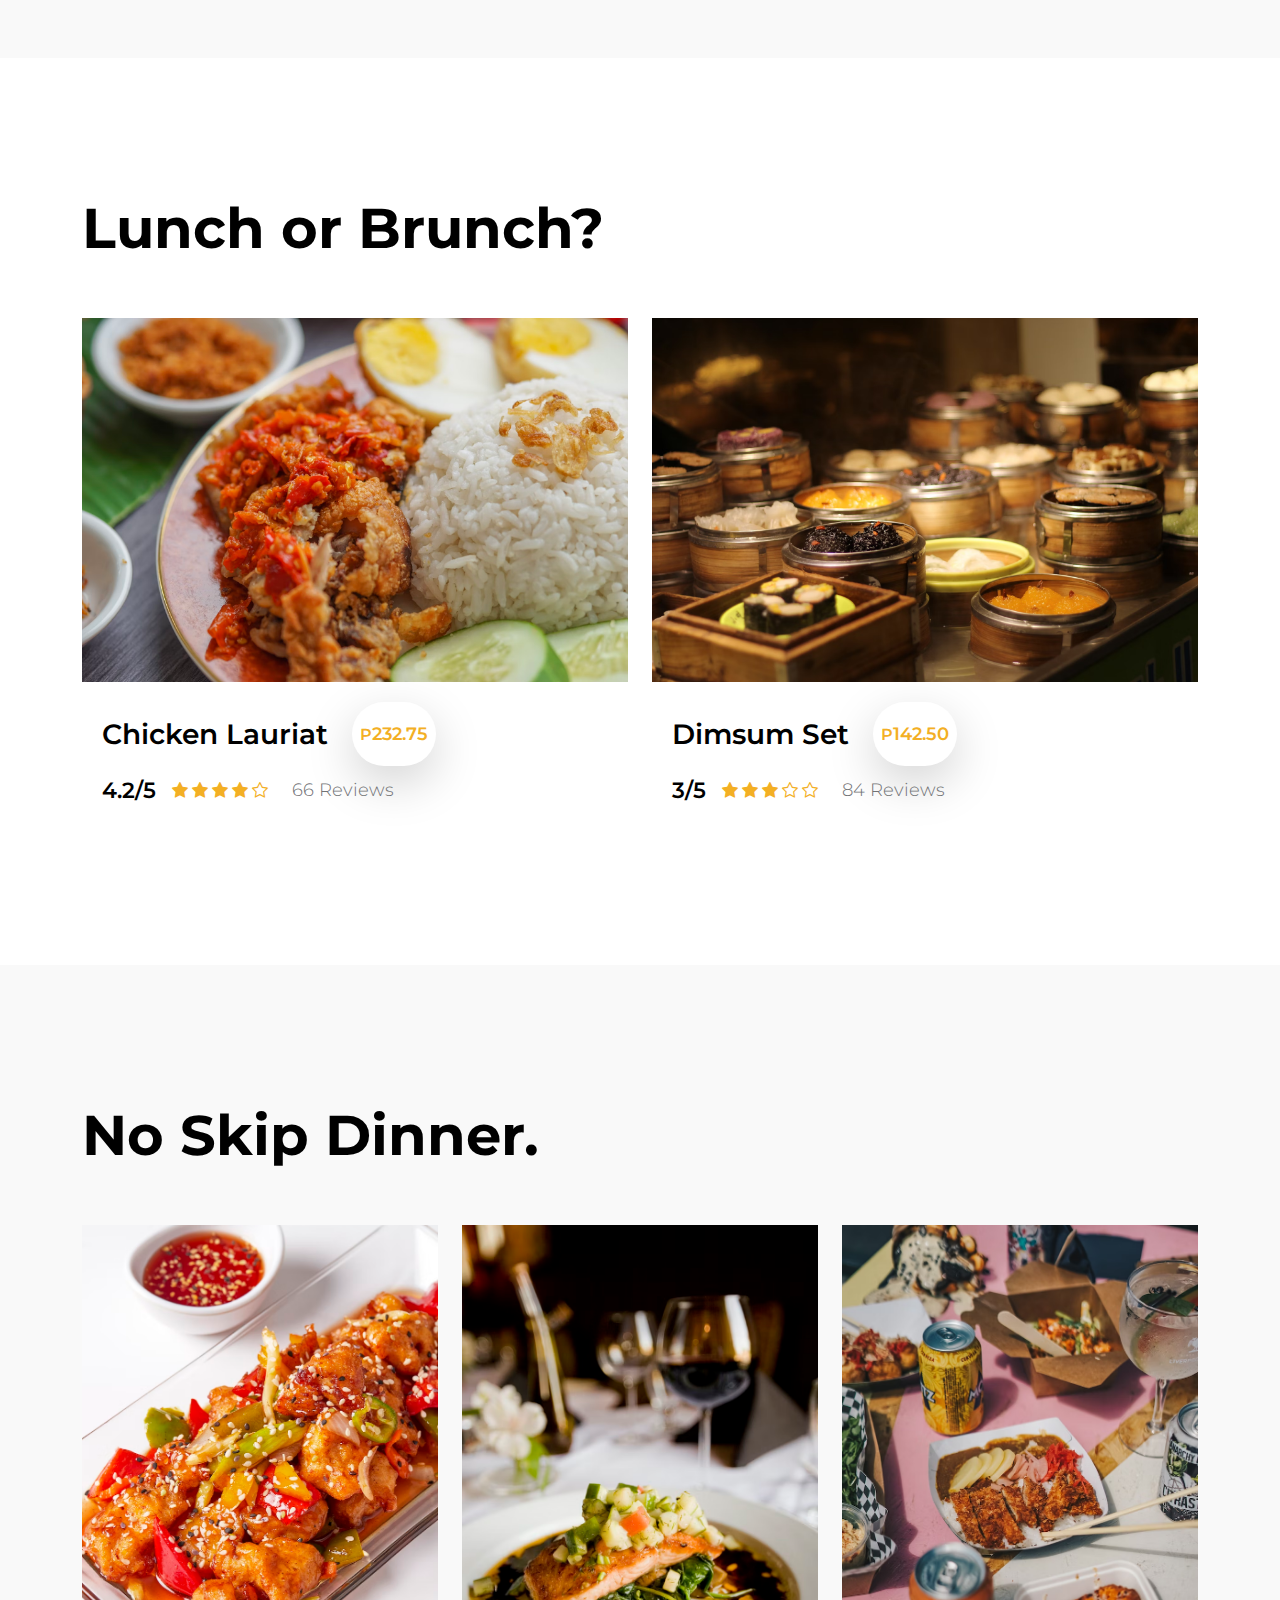
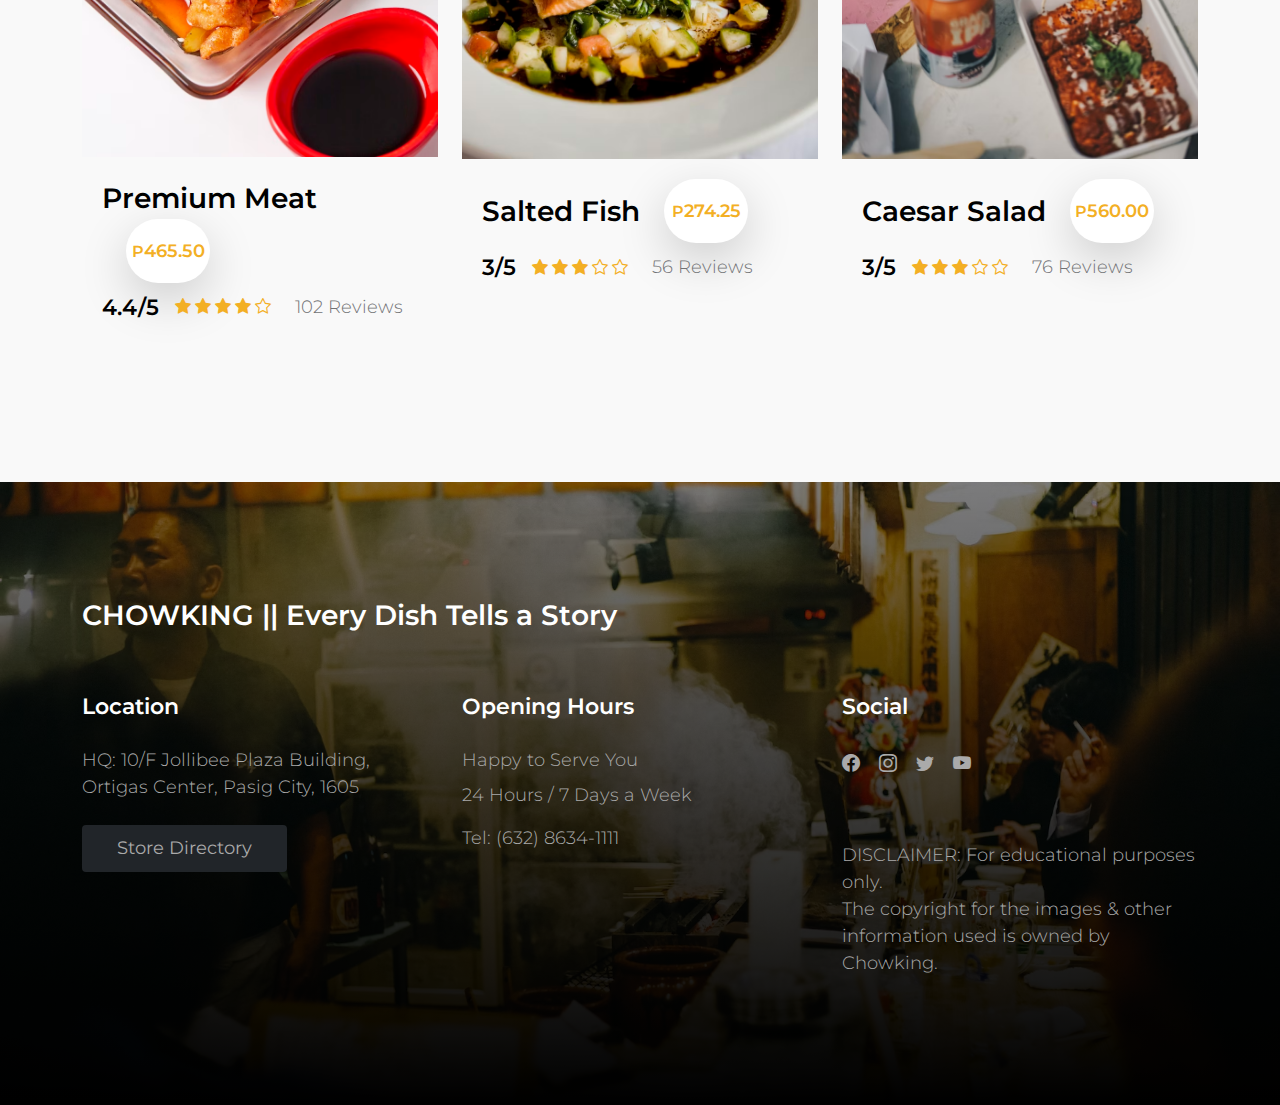
<file: menu.html>
<!doctype html>
<html lang="en">
    <head>
        <meta charset="utf-8">
        <meta name="viewport" content="width=device-width, initial-scale=1">

        <meta name="description" content="">
        <meta name="author" content="">

        <title>Chowking 2.0 Menu</title>

        <!-- CSS FILES -->      
        <link rel="preconnect" href="https://fonts.googleapis.com">
        
        <link rel="preconnect" href="https://fonts.gstatic.com" crossorigin>
        
        <link href="https://fonts.googleapis.com/css2?family=Montserrat:wght@300;400;600;700&display=swap" rel="stylesheet">                  
        <link href="css/bootstrap.min.css" rel="stylesheet">

        <link href="css/bootstrap-icons.css" rel="stylesheet">

        <link href="css/tooplate-crispy-kitchen.css" rel="stylesheet">
    </head>
    
    <body>
        
        <nav class="navbar navbar-expand-lg bg-white shadow-lg">
            <div class="container">
                <button class="navbar-toggler" type="button" data-bs-toggle="collapse" data-bs-target="#navbarNav" aria-controls="navbarNav" aria-expanded="false" aria-label="Toggle navigation">
                    <span class="navbar-toggler-icon"></span>
                </button>
                
                <a class="navbar-brand" href="index.html">
                    CHOWKING || Every Dish Tells a Story
                </a>

                <div class="d-lg-none">
                    <button type="button" class="custom-btn btn btn-danger" data-bs-toggle="modal" data-bs-target="#BookingModal">Reservation</button>
                </div>

                <div class="collapse navbar-collapse" id="navbarNav">
                    <ul class="navbar-nav mx-auto">
                        <li class="nav-item">
                            <a class="nav-link" href="index.html">Home</a>
                        </li>

                        <li class="nav-item">
                            <a class="nav-link" href="about.html">Story</a>
                        </li>

                        <li class="nav-item">
                            <a class="nav-link active" href="menu.html">Menu</a>
                        </li>

                        <li class="nav-item">
                            <a class="nav-link" href="contact.html">Contact</a>
                        </li>
                    </ul>
                </div>

                <div class="d-none d-lg-block">
                    <button type="button" class="custom-btn btn btn-danger" data-bs-toggle="modal" data-bs-target="#BookingModal">Reservation</button>
                </div>

            </div>
        </nav>

        <main>

            <header class="site-header site-menu-header">
                <div class="container">
                    <div class="row">

                        <div class="col-lg-10 col-12 mx-auto">
                            <h1 class="text-white">Enchanted Meals</h1>

                            <strong class="text-white">Good food brings everyone together. Indulge in the flavors of China with our specialities at Chowking. </strong>
                        </div>

                    </div>
                </div>

                <div class="overlay"></div>
            </header>

            <section class="menu section-padding">
                <div class="container">
                    <div class="row">

                        <div class="col-12">
                            <h2 class="mb-lg-5 mb-4">Early Bird Breakfast!</h2>
                        </div>

                        <div class="col-lg-4 col-md-6 col-12">
                            <div class="menu-thumb">
                                <img src="images/breakfast/Breakfast Menu.jpg" class="img-fluid menu-image" alt="">

                                <div class="menu-info d-flex flex-wrap align-items-center">
                                    <h4 class="mb-0">Wonton Mami</h4>

                                    <span class="price-tag bg-white shadow-lg ms-4"><small>P</small>124.50</span>

                                    <div class="d-flex flex-wrap align-items-center w-100 mt-2">
                                        <h6 class="reviews-text mb-0 me-3">4.4/5</h6>

                                        <div class="reviews-stars">
                                            <i class="bi-star-fill reviews-icon"></i>
                                            <i class="bi-star-fill reviews-icon"></i>
                                            <i class="bi-star-fill reviews-icon"></i>
                                            <i class="bi-star-fill reviews-icon"></i>
                                            <i class="bi-star reviews-icon"></i>
                                        </div>

                                        <p class="reviews-text mb-0 ms-4">128 Reviews</p>
                                    </div>
                                </div>
                            </div>
                        </div>

                        <div class="col-lg-4 col-md-6 col-12">
                            <div class="menu-thumb">
                                <img src="images/breakfast/chickenmeal.jpg" class="img-fluid menu-image" alt="">

                                <div class="menu-info d-flex flex-wrap align-items-center">
                                    <h4 class="mb-0">Chinese Chicken</h4>

                                    <span class="price-tag bg-white shadow-lg ms-4"><small>P</small>160.50</span>

                                    <div class="d-flex flex-wrap align-items-center w-100 mt-2">
                                        <h6 class="reviews-text mb-0 me-3">3/5</h6>

                                        <div class="reviews-stars">
                                            <i class="bi-star-fill reviews-icon"></i>
                                            <i class="bi-star-fill reviews-icon"></i>
                                            <i class="bi-star-fill reviews-icon"></i>
                                            <i class="bi-star reviews-icon"></i>
                                            <i class="bi-star reviews-icon"></i>
                                        </div>

                                        <p class="reviews-text mb-0 ms-4">64 Reviews</p>
                                    </div>
                                </div>
                            </div>
                        </div>

                        <div class="col-lg-4 col-md-6 col-12">
                            <div class="menu-thumb">
                                <img src="images/breakfast/breakfastmeal.jpg" class="img-fluid menu-image" alt="">

                                <div class="menu-info d-flex flex-wrap align-items-center">
                                    <h4 class="mb-0">Chicken Salad</h4>

                                    <span class="price-tag bg-white shadow-lg ms-4"><small>P</small>324.50</span>

                                    <div class="d-flex flex-wrap align-items-center w-100 mt-2">
                                        <h6 class="reviews-text mb-0 me-3">3/5</h6>

                                        <div class="reviews-stars">
                                            <i class="bi-star-fill reviews-icon"></i>
                                            <i class="bi-star-fill reviews-icon"></i>
                                            <i class="bi-star-fill reviews-icon"></i>
                                            <i class="bi-star reviews-icon"></i>
                                            <i class="bi-star reviews-icon"></i>
                                        </div>

                                        <p class="reviews-text mb-0 ms-4">32 Reviews</p>
                                    </div>
                                </div>
                            </div>
                        </div>

                    </div>
                </div>
            </section>

            <section class="menu section-padding bg-white">
                <div class="container">
                    <div class="row">

                        <div class="col-12">
                            <h2 class="mb-lg-5 mb-4">Lunch or Brunch?</h2>
                        </div>

                        <div class="col-lg-6 col-12">
                            <div class="menu-thumb">
                                <img src="images/lunch/bestchicken.jpg" class="img-fluid menu-image" alt="">

                                <div class="menu-info d-flex flex-wrap align-items-center">
                                    <h4 class="mb-0">Chicken Lauriat</h4>

                                    <span class="price-tag bg-white shadow-lg ms-4"><small>P</small>232.75</span>

                                    <div class="d-flex flex-wrap align-items-center w-100 mt-2">
                                        <h6 class="reviews-text mb-0 me-3">4.2/5</h6>

                                        <div class="reviews-stars">
                                            <i class="bi-star-fill reviews-icon"></i>
                                            <i class="bi-star-fill reviews-icon"></i>
                                            <i class="bi-star-fill reviews-icon"></i>
                                            <i class="bi-star-fill reviews-icon"></i>
                                            <i class="bi-star reviews-icon"></i>
                                        </div>

                                        <p class="reviews-text mb-0 ms-4">66 Reviews</p>
                                    </div>
                                </div>
                            </div>
                        </div>

                        <div class="col-lg-6 col-12">
                            <div class="menu-thumb">
                                <img src="images/lunch/dimsum.jpg" class="img-fluid menu-image" alt="">

                                <div class="menu-info d-flex flex-wrap align-items-center">
                                    <h4 class="mb-0">Dimsum Set</h4>

                                    <span class="price-tag bg-white shadow-lg ms-4"><small>P</small>142.50</span>

                                    <div class="d-flex flex-wrap align-items-center w-100 mt-2">
                                        <h6 class="reviews-text mb-0 me-3">3/5</h6>

                                        <div class="reviews-stars">
                                            <i class="bi-star-fill reviews-icon"></i>
                                            <i class="bi-star-fill reviews-icon"></i>
                                            <i class="bi-star-fill reviews-icon"></i>
                                            <i class="bi-star reviews-icon"></i>
                                            <i class="bi-star reviews-icon"></i>
                                        </div>

                                        <p class="reviews-text mb-0 ms-4">84 Reviews</p>
                                    </div>
                                </div>
                            </div>
                        </div>

                    </div>
                </div>
            </section>

            <section class="menu section-padding">
                <div class="container">
                    <div class="row">

                        <div class="col-12">
                            <h2 class="mb-lg-5 mb-4">No Skip Dinner.</h2>
                        </div>

                        <div class="col-lg-4 col-md-6 col-12">
                            <div class="menu-thumb">
                                <img src="images/dinner/chowking.jpg" class="img-fluid menu-image" alt="">

                                <div class="menu-info d-flex flex-wrap align-items-center">
                                    <h4 class="mb-0">Premium Meat</h4>

                                    <span class="price-tag bg-white shadow-lg ms-4"><small>P</small>465.50</span>

                                    <div class="d-flex flex-wrap align-items-center w-100 mt-2">
                                        <h6 class="reviews-text mb-0 me-3">4.4/5</h6>

                                        <div class="reviews-stars">
                                            <i class="bi-star-fill reviews-icon"></i>
                                            <i class="bi-star-fill reviews-icon"></i>
                                            <i class="bi-star-fill reviews-icon"></i>
                                            <i class="bi-star-fill reviews-icon"></i>
                                            <i class="bi-star reviews-icon"></i>
                                        </div>

                                        <p class="reviews-text mb-0 ms-4">102 Reviews</p>
                                    </div>
                                </div>
                            </div>
                        </div>

                        <div class="col-lg-4 col-md-6 col-12">
                            <div class="menu-thumb">
                                <img src="images/dinner/dinner1.jpg" class="img-fluid menu-image" alt="">

                                <div class="menu-info d-flex flex-wrap align-items-center">
                                    <h4 class="mb-0">Salted Fish</h4>

                                    <span class="price-tag bg-white shadow-lg ms-4"><small>P</small>274.25</span>

                                    <div class="d-flex flex-wrap align-items-center w-100 mt-2">
                                        <h6 class="reviews-text mb-0 me-3">3/5</h6>

                                        <div class="reviews-stars">
                                            <i class="bi-star-fill reviews-icon"></i>
                                            <i class="bi-star-fill reviews-icon"></i>
                                            <i class="bi-star-fill reviews-icon"></i>
                                            <i class="bi-star reviews-icon"></i>
                                            <i class="bi-star reviews-icon"></i>
                                        </div>

                                        <p class="reviews-text mb-0 ms-4">56 Reviews</p>
                                    </div>
                                </div>
                            </div>
                        </div>

                        <div class="col-lg-4 col-md-6 col-12">
                            <div class="menu-thumb">
                                <img src="images/dinner/dinner.jpg" class="img-fluid menu-image" alt="">

                                <div class="menu-info d-flex flex-wrap align-items-center">
                                    <h4 class="mb-0">Caesar Salad</h4>

                                    <span class="price-tag bg-white shadow-lg ms-4"><small>P</small>560.00</span>

                                    <div class="d-flex flex-wrap align-items-center w-100 mt-2">
                                        <h6 class="reviews-text mb-0 me-3">3/5</h6>

                                        <div class="reviews-stars">
                                            <i class="bi-star-fill reviews-icon"></i>
                                            <i class="bi-star-fill reviews-icon"></i>
                                            <i class="bi-star-fill reviews-icon"></i>
                                            <i class="bi-star reviews-icon"></i>
                                            <i class="bi-star reviews-icon"></i>
                                        </div>

                                        <p class="reviews-text mb-0 ms-4">76 Reviews</p>
                                    </div>
                                </div>
                            </div>
                        </div>

                    </div>
                </div>
            </section>

        </main>

        <footer class="site-footer section-padding">
            
            <div class="container">
                
                <div class="row">

                    <div class="col-12">
                        <h4 class="text-white mb-4 me-5">CHOWKING || Every Dish Tells a Story</h4>
                    </div>

                    <div class="col-lg-4 col-md-7 col-xs-12 tooplate-mt30">
                        <h6 class="text-white mb-lg-4 mb-3">Location</h6>

                        <p>HQ: 10/F Jollibee Plaza Building, Ortigas Center, Pasig City, 1605</p>

                        <a href="https://stores.jfc.com.ph/chowking.php" class="custom-btn btn btn-dark mt-2">Store Directory</a>
                    </div>

                    <div class="col-lg-4 col-md-5 col-xs-12 tooplate-mt30">
                        <h6 class="text-white mb-lg-4 mb-3">Opening Hours</h6>

                        <p class="mb-2">Happy to Serve You</p>

                        <p>24 Hours / 7 Days a Week</p>

                        <p>Tel: <a href="tel: 010-02-0340" class="tel-link">(632) 8634-1111</a></p>
                    </div>

                    <div class="col-lg-4 col-md-6 col-xs-12 tooplate-mt30">
                        <h6 class="text-white mb-lg-4 mb-3">Social</h6>

                        <ul class="social-icon">
                            <li><a href="https://www.facebook.com/chowkingph/" target="_blank"
                                class="social-icon-link bi-facebook"></a></li>

                            <li><a href="https://www.instagram.com/chowkingph/?hl=en" target="_blank"
                                class="social-icon-link bi-instagram"></a></li>

                            <li><a href="https://twitter.com/chowking_ph" target="_blank"
                            	 class="social-icon-link bi-twitter"></a></li>

                            <li><a href="https://www.youtube.com/@chowking_ph/videos" target="_blank"
                                class="social-icon-link bi-youtube"></a></li>
                        </ul>
                    
                        <p class="copyright-text tooplate-mt60">DISCLAIMER: For educational purposes only.
                        <br>The copyright for the images & other information used is owned by Chowking.</p>
                        
                    </div>

                </div>
                
             </div>
             
        </footer>

        <div class="modal fade" id="BookingModal" tabindex="-1" aria-labelledby="BookingModal" aria-hidden="true">
            <div class="modal-dialog modal-dialog-centered modal-xl">
                <div class="modal-content">
                    <div class="modal-header">
                        <h3 class="mb-0">Book a table<br>
                        </h3>

                        <button type="button" class="btn-close" data-bs-dismiss="modal" aria-label="Close"></button>
                    </div>

                    <div class="modal-body d-flex flex-column justify-content-center">
                        <div class="booking">
                            
                            <form class="booking-form row" role="form" action="#" method="post">
                                <div class="col-lg-6 col-12">
                                    <label for="name" class="form-label">Full Name</label>

                                    <input type="text" name="name" id="name" class="form-control" placeholder="Your Name" required>
                                </div>

                                <div class="col-lg-6 col-12">
                                    <label for="email" class="form-label">Email Address</label>

                                    <input type="email" name="email" id="email" pattern="[^ @]*@[^ @]*" class="form-control" placeholder="your@email.com" required>
                                </div>

                                <div class="col-lg-6 col-12">
                                    <label for="phone" class="form-label">Phone Number</label>

                                    <input type="telephone" name="phone" id="phone" pattern="[0-9]{3}-[0-9]{3}-[0-9]{4}" class="form-control" placeholder="+639-12345-6789">
                                </div>

                                <div class="col-lg-6 col-12">
                                    <label for="people" class="form-label">Number of persons</label>

                                    <input type="text" name="people" id="people" class="form-control" placeholder="12 persons">
                                </div>

                                <div class="col-lg-6 col-12">
                                    <label for="date" class="form-label">Date</label>

                                    <input type="date" name="date" id="date" value="" class="form-control">
                                </div>

                                <div class="col-lg-6 col-12">
                                    <label for="time" class="form-label">Time</label>

                                    <select class="form-select form-control" name="time" id="time">
                                      <option value="5" selected>5:00 PM</option>
                                      <option value="6">6:00 PM</option>
                                      <option value="7">7:00 PM</option>
                                      <option value="8">8:00 PM</option>
                                      <option value="9">9:00 PM</option>
                                    </select>
                                </div>

                                <div class="col-12">
                                    <label for="message" class="form-label">Special Request</label>

                                    <textarea class="form-control" rows="4" id="message" name="message" placeholder=""></textarea>
                                </div>

                                <div class="col-lg-4 col-12 ms-auto">
                                    <button type="submit" class="form-control">Submit Request</button>
                                </div>
                            </form>
                        </div>
                    </div>

                    <div class="modal-footer"></div>
                    
                </div>
                
            </div>
        </div>

        <script src="js/jquery.min.js"></script>
        <script src="js/bootstrap.bundle.min.js"></script>
        <script src="js/custom.js"></script>

    </body>
</html>
</file>
<file: css/tooplate-crispy-kitchen.css>
:root {
  --white-color:                  #FFFFFF;
  --primary-color:                #f44749;
  --secondary-color:              #f3af24;
  --section-bg-color:             #F9F9F9;
  --dark-color:                   #000000;
  --title-color:                  #565758;
  --news-title-color:             #292828;
  --p-color:                      #717275;
  --border-color:                 #eaeaea;
  --border-radius-default:        .25rem;

  --body-font-family:             'Montserrat', sans-serif;

  --h1-font-size:                 76px;
  --h2-font-size:                 56px;
  --h3-font-size:                 42px;
  --h4-font-size:                 28px;
  --h5-font-size:                 26px;
  --h6-font-size:                 22px;

  --p-font-size:                  18px;
  --menu-font-size:               18px;
  --category-font-size:           14px;

  --font-weight-light:            300;
  --font-weight-normal:           400;
  --font-weight-semibold:         600;
  --font-weight-bold:             700;
}

body {
    background: var(--white-color);
    font-family: var(--body-font-family);    
    position: relative;
}

/*---------------------------------------
  TYPOGRAPHY               
-----------------------------------------*/

h2,
h3,
h4,
h5,
h6 {
  color: var(--dark-color);
  line-height: inherit;
}

h1,
h2,
h3,
h4,
h5,
h6 {
  font-weight: var(--font-weight-semibold);
}

h1,
h2 {
  font-weight: var(--font-weight-bold);
}

h1 {
  font-size: var(--h1-font-size);
  line-height: normal;
}

h2 {
  font-size: var(--h2-font-size);
}

h3 {
  font-size: var(--h3-font-size);
}

h4 {
  font-size: var(--h4-font-size);
}

h5 {
  font-size: var(--h5-font-size);
}

h6 {
  font-size: var(--h6-font-size);
}

p,
.list .list-item {
  color: var(--p-color);
  font-size: var(--p-font-size);
  font-weight: var(--font-weight-light);
}

a, 
button {
  touch-action: manipulation;
  transition: all 0.3s;
}

.form-label {
  color: var(--p-color);
  font-weight: var(--font-weight-semibold);
}

a {
  color: var(--secondary-color);
  text-decoration: none;
}

a:hover {
  color: var(--primary-color);
}

::selection {
  background: var(--primary-color);
  color: var(--white-color);
}

::-moz-selection {
  background: var(--primary-color);
  color: var(--white-color);
}

.section-padding {
  padding-top: 8rem;
  padding-bottom: 8rem;
}

b,
strong {
  font-weight: var(--font-weight-bold);
}


/*---------------------------------------
  CUSTOM BUTTON              
-----------------------------------------*/
.custom-btn {
  border: 0;
  color: var(--white-color);
  font-size: var(--menu-font-size);
  padding: 10px 35px;
}


/*---------------------------------------
  NAVIGATION              
-----------------------------------------*/
.navbar {
  background: var(--white-color);
  padding-top: 20px;
  padding-bottom: 20px;
}

.navbar-brand {
  color: var(--dark-color);
  font-size: var(--h5-font-size);
  font-weight: var(--font-weight-bold);
  margin-right: 0;
}

.navbar-expand-lg .navbar-nav .nav-link {
  padding-right: 1.5rem;
  padding-left: 1.5rem;
}

.navbar-expand-lg .nav-link {
  color: var(--p-color);
  font-weight: var(--font-weight-normal);
  font-size: var(--menu-font-size);
  padding-top: 15px;
  padding-bottom: 15px;
}

.navbar-nav .nav-link.active, 
.nav-link:focus, 
.nav-link:hover {
  color: var(--primary-color);
}

.nav-link:focus {
  color: var(--p-color);
}

.navbar-toggler {
  border: 0;
  padding: 0;
  cursor: pointer;
  margin: 0;
  width: 30px;
  height: 35px;
  outline: none;
}

.navbar-toggler:focus {
  outline: none;
  box-shadow: none;
}

.navbar-toggler[aria-expanded="true"] .navbar-toggler-icon {
  background: transparent;
}

.navbar-toggler[aria-expanded="true"] .navbar-toggler-icon:before,
.navbar-toggler[aria-expanded="true"] .navbar-toggler-icon:after {
  transition: top 300ms 50ms ease, -webkit-transform 300ms 350ms ease;
  transition: top 300ms 50ms ease, transform 300ms 350ms ease;
  transition: top 300ms 50ms ease, transform 300ms 350ms ease, -webkit-transform 300ms 350ms ease;
  top: 0;
}

.navbar-toggler[aria-expanded="true"] .navbar-toggler-icon:before {
  transform: rotate(45deg);
}

.navbar-toggler[aria-expanded="true"] .navbar-toggler-icon:after {
  transform: rotate(-45deg);
}

.navbar-toggler .navbar-toggler-icon {
  background: var(--dark-color);
  transition: background 10ms 300ms ease;
  display: block;
  width: 30px;
  height: 2px;
  position: relative;
}

.navbar-toggler .navbar-toggler-icon:before,
.navbar-toggler .navbar-toggler-icon:after {
  transition: top 300ms 350ms ease, -webkit-transform 300ms 50ms ease;
  transition: top 300ms 350ms ease, transform 300ms 50ms ease;
  transition: top 300ms 350ms ease, transform 300ms 50ms ease, -webkit-transform 300ms 50ms ease;
  position: absolute;
  right: 0;
  left: 0;
  background: var(--dark-color);
  width: 30px;
  height: 2px;
  content: '';
}

.navbar-toggler .navbar-toggler-icon:before {
  top: -8px;
}

.navbar-toggler .navbar-toggler-icon:after {
  top: 8px;
}


/*---------------------------------------
  SITE HEADER              
-----------------------------------------*/
.site-header {
  background-repeat: no-repeat;
  background-position: center;
  background-size: cover;
  padding-top: 10rem;
  padding-bottom: 10rem;
  text-align: center;
  position: relative;
}

.site-header .container {
  position: relative;
  z-index: 2;
}

.site-news-detail-header {
  background: transparent;
  text-align: left;
   padding-top: 6rem;
  padding-bottom: 6rem;
}

.site-about-header {
  background-image: url('../images/header/about-header.jpg');
}

.site-menu-header {
  background-image: url('../images/header/site-menu-header.jpg');
}

.site-contact-header {
  background-image: url('../images/header/site-contact-header.jpg');
}

.overlay {
  background: linear-gradient(to top, var(--dark-color), transparent 100%);
  position: absolute;
  top: 0;
  right: 0;
  bottom: 0;
  left: 0;
}


/*---------------------------------------
  HERO              
-----------------------------------------*/
.hero {
  position: relative;
  overflow: hidden;
  padding-top: 20.542rem;
  padding-bottom: 20.542rem;
}

.hero .container {
  position: absolute;
  z-index: 9;
  top: 50%;
  left: 50%;
  transform: translate(-50%, -50%);
  width: 100%;
}

.video-wrap {
  z-index: -100;
}

.custom-video {
  position: absolute;
  top: 0;
  left: 0;
  object-fit: cover;
  width: 100%;
  height: 100%;
}


/*---------------------------------------
  HERO SLIDE               
-----------------------------------------*/
.carousel-image {
  width: 100%;
  height: 100%;
  object-fit: cover;
}

.carousel-thumb {
  position: relative;
}

.carousel-caption {
  background: linear-gradient(to top, var(--dark-color), transparent 90%);
  text-align: left;
  position: absolute;
  right: 0;
  bottom: 0;
  left: 0;
  padding: 60px 40px;
}

.hero-carousel .reviews-text,
.hero-text {
  color: var(--white-color);
}

.price-tag {
  background: var(--white-color);
  border-radius: 100px;
  color: var(--secondary-color);
  font-size: var(--menu-font-size);
  font-weight: var(--font-weight-semibold);
  display: inline-block;
  width: 84px;
  height: 64px;
  line-height: 64px;
  text-align: center;
}

.hero-carousel .carousel-control-prev,
.hero-carousel .carousel-control-next {
  position: absolute;
  top: auto;
  bottom: 0;
  opacity: 1;
}

.hero-carousel .carousel-control-prev,
.hero-carousel .carousel-control-next {
  background: var(--secondary-color);
  width: 60px;
  height: 60px;
  text-align: center;
}

.hero-carousel .carousel-control-prev {
  left: auto;
  right: 60px;
}

.hero-carousel .carousel-control-next {
  background: var(--primary-color);
  right: 0;
}

.hero-carousel .carousel-control-prev:hover, 
.hero-carousel .carousel-control-next:hover {
  background: var(--dark-color);
}

.hero-carousel .carousel-control-prev-icon,
.hero-carousel .carousel-control-next-icon {
  background-image: none;
  width: inherit;
  height: inherit;
  line-height: 60px;
}

.hero-carousel .carousel-control-prev-icon::before,
.hero-carousel .carousel-control-next-icon::before {
  font-family: bootstrap-icons;
  display: block;
  margin: auto;
  font-size: var(--h5-font-size);
  color: var(--white-color);
}

.hero-carousel .carousel-control-prev-icon::before {
  content: "\f13f";
}

.hero-carousel .carousel-control-next-icon::before {
  content: "\f144";
}

.reviews-icon {
  color: var(--secondary-color);
}


/*---------------------------------------
  MENU               
-----------------------------------------*/
.menu,
.about,
.news,
.related-news,
.newsletter,
.comments {
  background: var(--section-bg-color);
}

.menu-thumb {
  position: relative;
  overflow: hidden;
}

.menu-info {
  padding: 20px 20px 30px 20px;
}

.menu-image {
  display: block;
}

.menu-image-wrap {
  position: relative;
}

.menu-tag {
  position: absolute;
  top: 0;
  right: 0;
  margin: 20px;
}

.newsletter-image {
  border-radius: 100%;
  object-fit: cover;
  display: block;
  margin: 0 auto;
  max-width: 450px;
  max-height: 450px;
}

/*---------------------------------------
  CUSTOM FORM            
-----------------------------------------*/
.custom-form .form-control {
  margin-bottom: 20px;
  padding: 14px 10px;
  transition: all 0.3s;
}

.custom-form button[type="submit"] {
  background: var(--dark-color);
  border: 0;
  color: var(--white-color);
  text-transform: uppercase;
}

.custom-form button[type="submit"]:hover {
  background: var(--primary-color);
}

/*---------------------------------------
  BOOKING FORM            
-----------------------------------------*/
#BookingModal .modal-content {
  border: 0;
  overflow: hidden;
}

#BookingModal .modal-content::before {
  content: "";
  background-color: var(--white-color);
  background-image: url('../images/BookingModal.jpg');
  background-repeat: no-repeat;
  background-position: top;
  background-size: cover;
  width: 100%;
  height: 100%;
  position: absolute;
  top: 0;
  right: 0;
}

#BookingModal .modal-header {
  border-bottom: 0;
  position: relative;
  padding: 26px 32px 0 32px;
}

#BookingModal .modal-body {
  padding: 38px 32px;
  padding-right: 35%;
}

#BookingModal .modal-footer {
  border-top: 0;
  padding: 0;
}

.booking-form .form-control {
  font-weight: var(--font-weight-normal);
  padding-top: 12px;
  padding-bottom: 12px;
  margin-bottom: 25px;
  transition: all 0.3s;
}

.booking-form button[type="submit"] {
  background: var(--dark-color);
  border: 0;
  font-weight: var(--font-weight-semibold);
  color: var(--white-color);
  text-transform: uppercase;
  margin-bottom: 0;
}

.booking-form button[type="submit"]:hover {
  background: var(--primary-color);
}


/*---------------------------------------
  FOOTER              
-----------------------------------------*/
.site-footer {
  background-image: url('../images/background-image.jpg');
  background-repeat: no-repeat;
  background-position: center;
  background-size: cover;
  padding-top: 7rem;
  padding-bottom: 7rem;
  position: relative;
}

.site-footer::before {
  content: "";
  background: linear-gradient(to top, var(--dark-color), transparent 200%);
  position: absolute;
  top: 0;
  right: 0;
  bottom: 0;
  left: 0;
}

.site-footer .container {
  position: relative;
}

.tooplate-mt30 {
	margin-top: 30px;
}
.tooplate-mt60 {
	margin-top: 60px;
}

.copyright-text {
  font-size: var(--menu-font-size);
}

.tel-link {
  color: var(--p-color);
}

.site-footer a:hover {
  color: var(--white-color);
}

.site-footer a {
  	color: #AAA;;
}

.site-footer p {
	color: #AAA;
}


/*---------------------------------------
  SOCIAL ICON               
-----------------------------------------*/
.social-icon {
  margin: 0;
  padding: 0;
}

.social-icon li {
  list-style: none;
  display: inline-block;
  vertical-align: top;
  transition: all 0.3s;
}

.social-icon:hover li:not(:hover) {
  opacity: 0.65;
}

.social-icon-link {
  color: var(--p-color);
  font-size: var(--p-font-size);
  display: inline-block;
  vertical-align: top;
  margin-top: 4px;
  margin-bottom: 4px;
  margin-right: 15px;
}

.social-icon-link:hover {
  color: var(--primary-color);
}


/*---------------------------------------
  RESPONSIVE STYLES               
-----------------------------------------*/
@media screen and (max-width: 1180px) {
  h1 {
    font-size: 62px;
  }
}

@media screen and (max-width: 1170px) {
  h1 {
    font-size: 56px;
  }
}


@media screen and (max-width: 991px) {
  h1 {
    font-size: 38px;
  }

  h2 {
    font-size: 32px;
  }

  h3 {
    font-size: 26px;
  }

  h4 {
    font-size: 24px;
  }

  h5 {
    font-size: 20px;
  }

  h6 {
    font-size: 18px;
  }

  .site-header,
  .section-padding {
    padding-top: 5rem;
    padding-bottom: 5rem;
  }

  .navbar {
    padding-top: 10px;
    padding-bottom: 10px;
  }

  .navbar-nav .nav-link {
    padding-top: 5px;
    padding-bottom: 10px;
  }

  #BookingModal .modal-content {
    padding-bottom: 200px;
  }

  #BookingModal .modal-content::before {
    background-image: url('../images/sincerely-media-HoEYgBL_Gcs-unsplash-mobile.jpg');
    background-position: bottom;
    top: auto;
    left: 0;
    bottom: 0;
    width: 100%;
    height: 200px;
    transform: rotate(180deg);
  }

  #BookingModal .modal-body {
    padding-top: 18px;
    padding-right: 32px;
  }
}

@media screen and (max-width: 480px) {
  .newsletter-image {
    max-width: 310px;
    max-height: 310px;
  }

  .hero-carousel .carousel-control-prev,
  .hero-carousel .carousel-control-next {
    width: 50px;
    height: 50px;
  }
}
</file>
